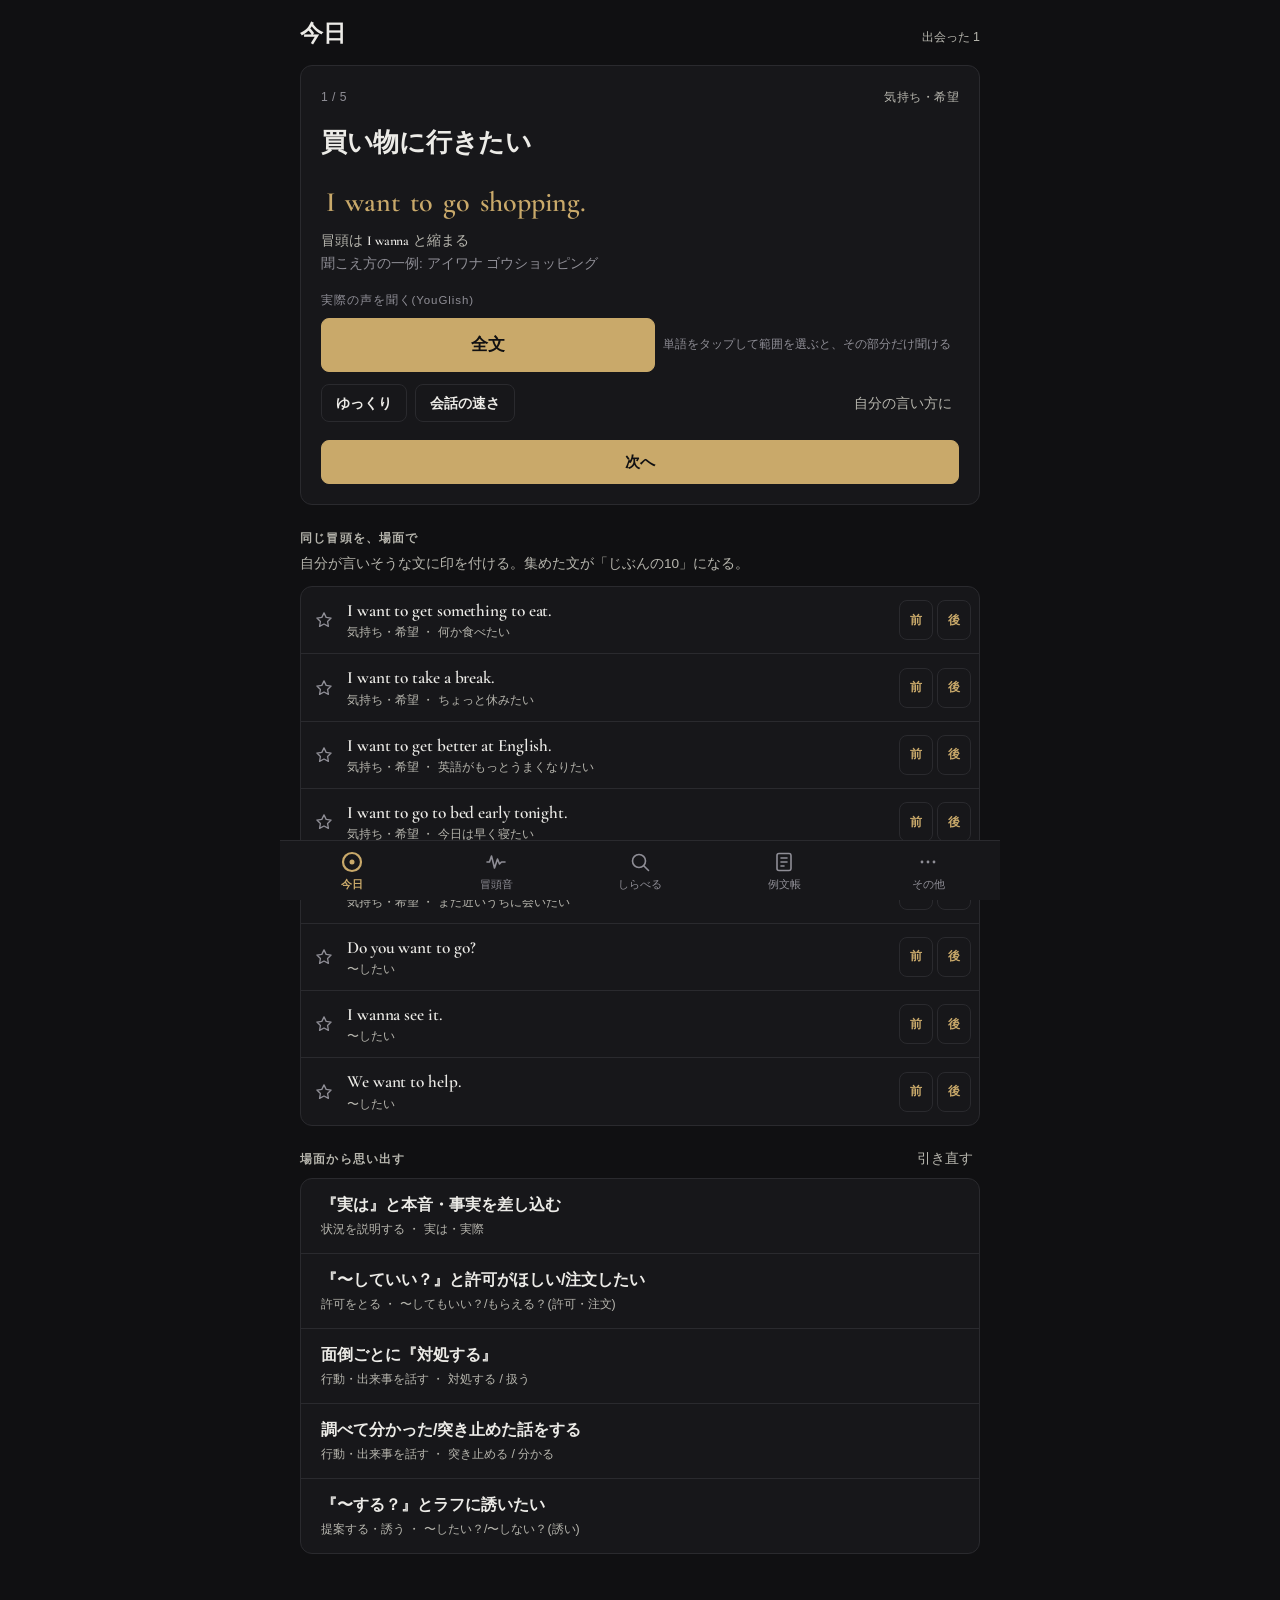
<file: index.html>
<!doctype html>
<html lang="ja">
  <head>
    <link rel="preconnect" href="https://fonts.googleapis.com" />
    <link rel="preconnect" href="https://fonts.gstatic.com" crossorigin />
    <link rel="stylesheet" href="https://fonts.googleapis.com/css2?family=Cormorant+Garamond:ital,wght@0,400;0,500;0,600;1,400;1,500&display=swap" />
    <meta charset="UTF-8" />
    <meta name="viewport" content="width=device-width, initial-scale=1.0, viewport-fit=cover" />
    <meta name="theme-color" content="#173b36" />
    <title>英語の耳と口をひらく</title>
    <script type="module" crossorigin src="./assets/index-BtvKlp0A.js"></script>
    <link rel="modulepreload" crossorigin href="./assets/appdata-CuzEL1fI.js">
    <link rel="stylesheet" crossorigin href="./assets/index-aKG7oMMM.css">
  <link rel="manifest" href="./manifest.webmanifest"><script id="vite-plugin-pwa:register-sw" src="./registerSW.js"></script></head>
  <body>
    <div id="root"></div>
  </body>
</html>
</file>
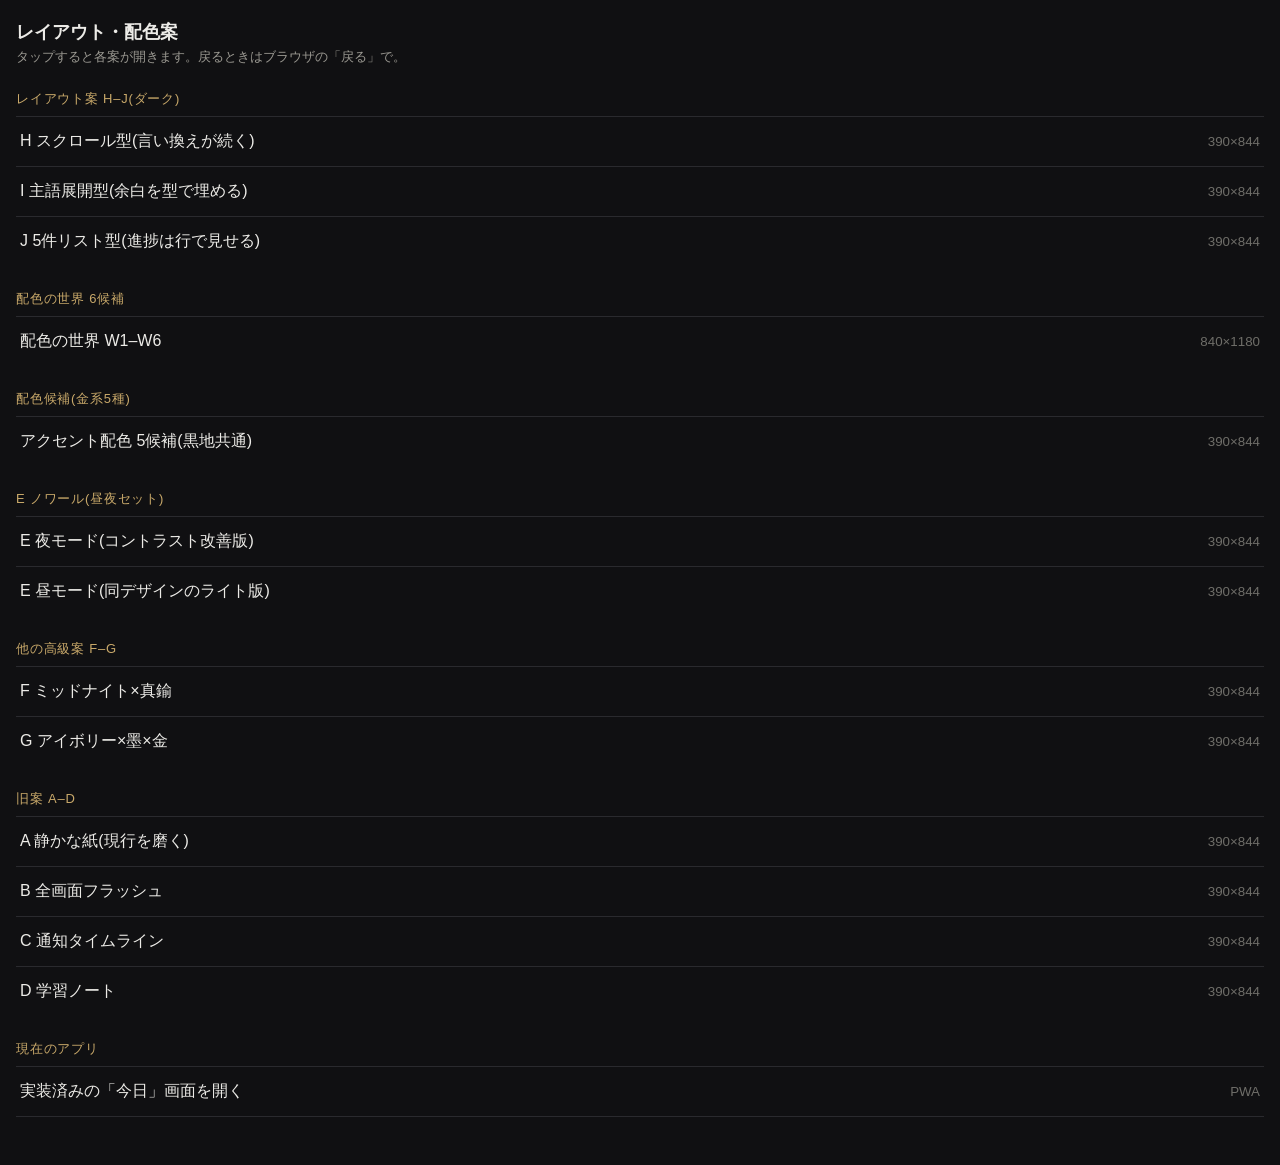
<file: design/index.html>
<!doctype html><html lang="ja"><head><meta charset="utf-8">
<meta name="viewport" content="width=device-width, initial-scale=1">
<title>レイアウト・配色案 一覧</title>
<style>
body{margin:0;padding:20px 16px 48px;background:#101012;color:#ecebe7;font-family:-apple-system,'Hiragino Sans','Noto Sans JP',sans-serif}
h1{font-size:18px;font-weight:600;margin:0 0 4px} p{margin:0 0 20px;color:#9a9891;font-size:13px}
h2{font-size:13px;color:#c9a96a;letter-spacing:.06em;margin:24px 0 8px;font-weight:500}
.card{display:flex;justify-content:space-between;align-items:center;padding:14px 4px;border-top:1px solid #2a2a2e;color:#ecebe7;text-decoration:none}
.card:last-child{border-bottom:1px solid #2a2a2e} .card small{color:#6f6e69}
</style></head><body>
<h1>レイアウト・配色案</h1><p>タップすると各案が開きます。戻るときはブラウザの「戻る」で。</p>
<h2>レイアウト案 H–J(ダーク)</h2><a class="card" href="DarkScroll.html"><span>H スクロール型(言い換えが続く)</span><small>390×844</small></a><a class="card" href="DarkMatrix.html"><span>I 主語展開型(余白を型で埋める)</span><small>390×844</small></a><a class="card" href="DarkList.html"><span>J 5件リスト型(進捗は行で見せる)</span><small>390×844</small></a><h2>配色の世界 6候補</h2><a class="card" href="PaletteWorlds.html"><span>配色の世界 W1–W6</span><small>840×1180</small></a><h2>配色候補(金系5種)</h2><a class="card" href="Palettes.html"><span>アクセント配色 5候補(黒地共通)</span><small>390×844</small></a><h2>E ノワール(昼夜セット)</h2><a class="card" href="LuxeNoir.html"><span>E 夜モード(コントラスト改善版)</span><small>390×844</small></a><a class="card" href="LuxeNoirLight.html"><span>E 昼モード(同デザインのライト版)</span><small>390×844</small></a><h2>他の高級案 F–G</h2><a class="card" href="LuxeMidnight.html"><span>F ミッドナイト×真鍮</span><small>390×844</small></a><a class="card" href="LuxeIvory.html"><span>G アイボリー×墨×金</span><small>390×844</small></a><h2>旧案 A–D</h2><a class="card" href="Main.html"><span>A 静かな紙(現行を磨く)</span><small>390×844</small></a><a class="card" href="FullscreenFlash.html"><span>B 全画面フラッシュ</span><small>390×844</small></a><a class="card" href="Feed.html"><span>C 通知タイムライン</span><small>390×844</small></a><a class="card" href="Notebook.html"><span>D 学習ノート</span><small>390×844</small></a>
<h2>現在のアプリ</h2><a class="card" href="../#today"><span>実装済みの「今日」画面を開く</span><small>PWA</small></a>
</body></html>
</file>
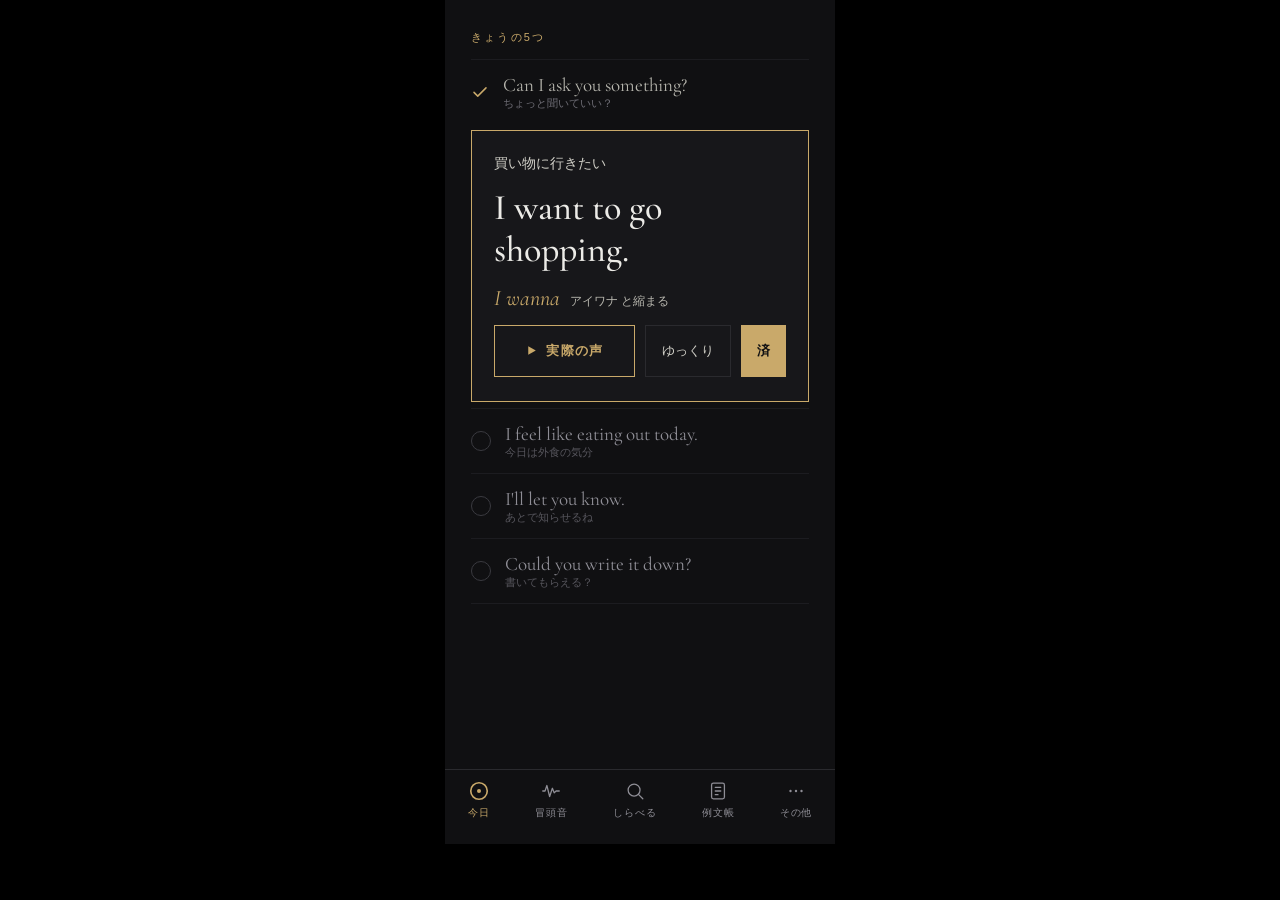
<file: design/DarkList.html>
<!doctype html>
<html>
<head>
  <meta charset="utf-8"><meta name="viewport" content="width=device-width, initial-scale=1"><style>html{background:#000}body>div:first-of-type{margin:0 auto}</style>
  <link rel="stylesheet" href="https://fonts.googleapis.com/css2?family=Cormorant+Garamond:ital,wght@0,400;0,500;0,600;1,400;1,500&amp;display=swap">
</head>
<body>


  <style>
    body { margin: 0; font-family: -apple-system, BlinkMacSystemFont, 'Hiragino Sans', 'Noto Sans JP', sans-serif; }
    a { color: #c9a96a; } a:hover { color: #ddc08a; }
  </style>

<div style="width: 390px; height: 844px; background: #101012; color: #ecebe7; display: flex; flex-direction: column; overflow: hidden;">

  <div style="flex-grow: 1; display: flex; flex-direction: column; gap: 0; padding: 30px 26px 0;">

    <div style="display: flex; align-items: baseline; justify-content: space-between; padding-bottom: 14px;">
      <div style="font-size: 11px; letter-spacing: 0.2em; color: #c9a96a;">きょうの5つ</div>
    </div>

    <div style="display: flex; align-items: center; gap: 14px; padding: 13px 0; border-top: 1px solid #1c1c20;">
      <svg width="18" height="18" viewBox="0 0 24 24" fill="none" stroke="#c9a96a" stroke-width="2" stroke-linecap="round" stroke-linejoin="round"><path d="M4 12.5l5 5L20 6.5"></path></svg>
      <div style="display: flex; flex-direction: column;">
        <div style="font-family: 'Cormorant Garamond', Georgia, serif; font-size: 19px; color: #b7b6ae;">Can I ask you something?</div>
        <div style="font-size: 11px; color: #6e6d75;">ちょっと聞いていい？</div>
      </div>
    </div>

    <div style="border: 1px solid #c9a96a; background: #17171a; padding: 24px 22px; margin: 6px 0; display: flex; flex-direction: column; gap: 14px;">
      <div style="font-size: 14px; color: #cfcec6;">買い物に行きたい</div>
      <div style="font-family: 'Cormorant Garamond', Georgia, serif; font-size: 36px; font-weight: 500; line-height: 1.16;">I want to go shopping.</div>
      <div style="display: flex; align-items: baseline; gap: 10px;">
        <span style="font-family: 'Cormorant Garamond', Georgia, serif; font-style: italic; font-size: 22px; color: #c9a96a;">I wanna</span>
        <span style="font-size: 12px; color: #b7b6ae;">アイワナ と縮まる</span>
      </div>
      <div style="display: flex; gap: 10px;">
        <div style="flex-grow: 1; display: flex; align-items: center; justify-content: center; gap: 8px; min-height: 50px; border: 1px solid #c9a96a; color: #c9a96a; font-size: 13px; font-weight: 600; letter-spacing: 0.1em;">
          <svg width="13" height="13" viewBox="0 0 24 24"><polygon points="6 4 20 12 6 20 6 4" fill="currentColor"></polygon></svg>
          実際の声
        </div>
        <div style="display: flex; align-items: center; justify-content: center; min-height: 50px; padding: 0 16px; border: 1px solid #2a2a2e; color: #cfcec6; font-size: 13px;">ゆっくり</div>
        <div style="display: flex; align-items: center; justify-content: center; min-height: 50px; padding: 0 16px; background: #c9a96a; color: #101012; font-size: 13px; font-weight: 700;">済</div>
      </div>
    </div>

    <div style="display: flex; align-items: center; gap: 14px; padding: 13px 0; border-top: 1px solid #1c1c20;">
      <div style="width: 18px; height: 18px; border: 1px solid #3a3a40; border-radius: 50%;"></div>
      <div style="display: flex; flex-direction: column;">
        <div style="font-family: 'Cormorant Garamond', Georgia, serif; font-size: 19px; color: #8f8e96;">I feel like eating out today.</div>
        <div style="font-size: 11px; color: #56555c;">今日は外食の気分</div>
      </div>
    </div>

    <div style="display: flex; align-items: center; gap: 14px; padding: 13px 0; border-top: 1px solid #1c1c20;">
      <div style="width: 18px; height: 18px; border: 1px solid #3a3a40; border-radius: 50%;"></div>
      <div style="display: flex; flex-direction: column;">
        <div style="font-family: 'Cormorant Garamond', Georgia, serif; font-size: 19px; color: #8f8e96;">I'll let you know.</div>
        <div style="font-size: 11px; color: #56555c;">あとで知らせるね</div>
      </div>
    </div>

    <div style="display: flex; align-items: center; gap: 14px; padding: 13px 0; border-top: 1px solid #1c1c20; border-bottom: 1px solid #1c1c20;">
      <div style="width: 18px; height: 18px; border: 1px solid #3a3a40; border-radius: 50%;"></div>
      <div style="display: flex; flex-direction: column;">
        <div style="font-family: 'Cormorant Garamond', Georgia, serif; font-size: 19px; color: #8f8e96;">Could you write it down?</div>
        <div style="font-size: 11px; color: #56555c;">書いてもらえる？</div>
      </div>
    </div>
  </div>

  <div style="display: flex; border-top: 1px solid #2a2a2e; padding: 10px 0 24px; background: #101012;">
    <div style="flex-grow: 1; display: flex; flex-direction: column; align-items: center; gap: 4px; color: #c9a96a; font-size: 10px; letter-spacing: 0.08em;">
      <svg width="22" height="22" viewBox="0 0 24 24" fill="none" stroke="currentColor" stroke-width="1.8" stroke-linecap="round"><circle cx="12" cy="12" r="9"></circle><circle cx="12" cy="12" r="2.2" fill="currentColor" stroke="none"></circle></svg>
      今日
    </div>
    <div style="flex-grow: 1; display: flex; flex-direction: column; align-items: center; gap: 4px; color: #8f8e96; font-size: 10px; letter-spacing: 0.08em;">
      <svg width="22" height="22" viewBox="0 0 24 24" fill="none" stroke="currentColor" stroke-width="1.4" stroke-linecap="round" stroke-linejoin="round"><path d="M3 12h2.5l2-6 3 12 3-9 2 5 2-2H21"></path></svg>
      冒頭音
    </div>
    <div style="flex-grow: 1; display: flex; flex-direction: column; align-items: center; gap: 4px; color: #8f8e96; font-size: 10px; letter-spacing: 0.08em;">
      <svg width="22" height="22" viewBox="0 0 24 24" fill="none" stroke="currentColor" stroke-width="1.4" stroke-linecap="round"><circle cx="11" cy="11" r="6.5"></circle><path d="M16 16l4.5 4.5"></path></svg>
      しらべる
    </div>
    <div style="flex-grow: 1; display: flex; flex-direction: column; align-items: center; gap: 4px; color: #8f8e96; font-size: 10px; letter-spacing: 0.08em;">
      <svg width="22" height="22" viewBox="0 0 24 24" fill="none" stroke="currentColor" stroke-width="1.4" stroke-linecap="round" stroke-linejoin="round"><rect x="5" y="3.5" width="14" height="17" rx="2"></rect><path d="M9 8h6M9 12h6M9 16h3"></path></svg>
      例文帳
    </div>
    <div style="flex-grow: 1; display: flex; flex-direction: column; align-items: center; gap: 4px; color: #8f8e96; font-size: 10px; letter-spacing: 0.08em;">
      <svg width="22" height="22" viewBox="0 0 24 24" fill="none"><circle cx="6" cy="12" r="1.3" fill="currentColor"></circle><circle cx="12" cy="12" r="1.3" fill="currentColor"></circle><circle cx="18" cy="12" r="1.3" fill="currentColor"></circle></svg>
      その他
    </div>
  </div>
</div>

</body>
</html>
</file>
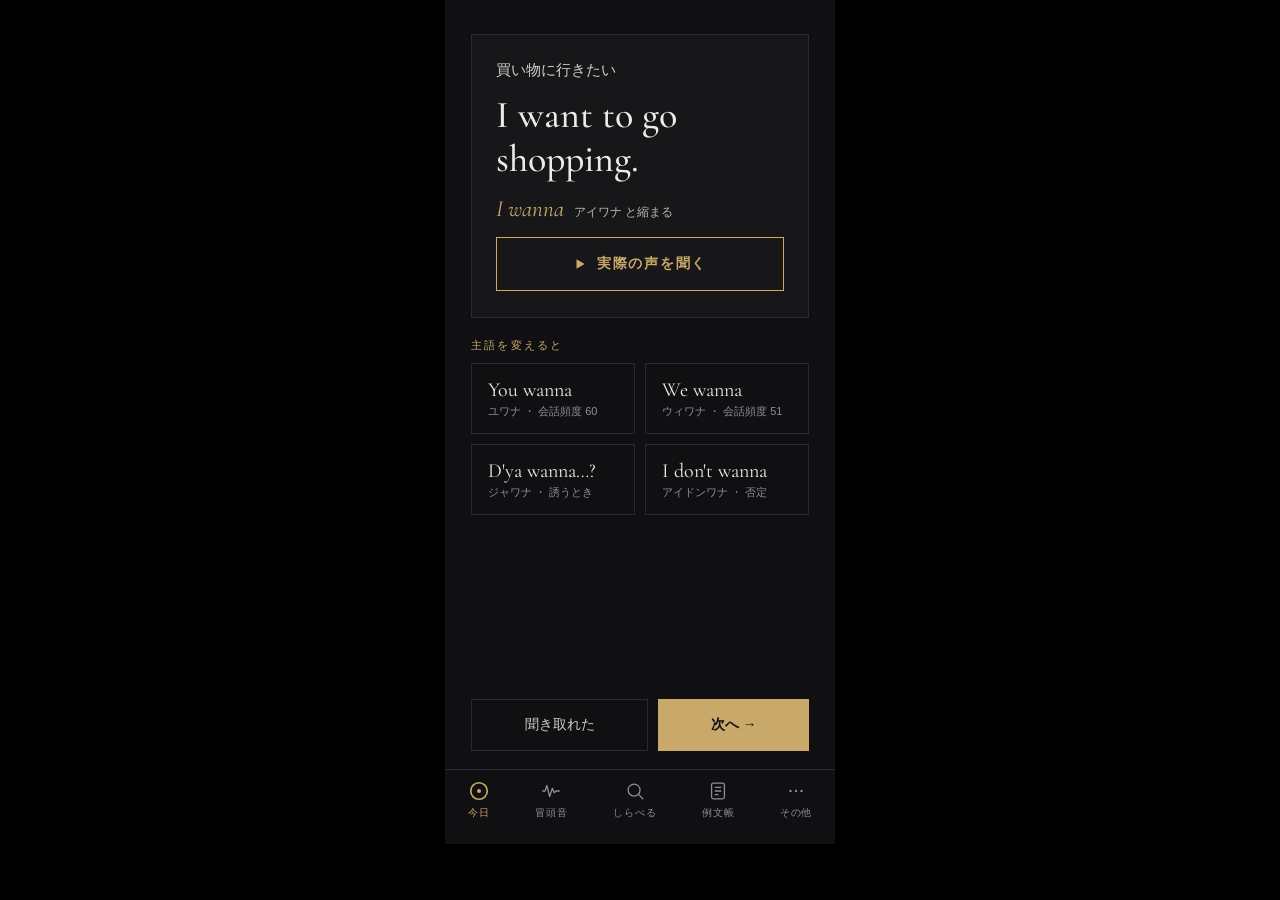
<file: design/DarkMatrix.html>
<!doctype html>
<html>
<head>
  <meta charset="utf-8"><meta name="viewport" content="width=device-width, initial-scale=1"><style>html{background:#000}body>div:first-of-type{margin:0 auto}</style>
  <link rel="stylesheet" href="https://fonts.googleapis.com/css2?family=Cormorant+Garamond:ital,wght@0,400;0,500;0,600;1,400;1,500&amp;display=swap">
</head>
<body>


  <style>
    body { margin: 0; font-family: -apple-system, BlinkMacSystemFont, 'Hiragino Sans', 'Noto Sans JP', sans-serif; }
    a { color: #c9a96a; } a:hover { color: #ddc08a; }
  </style>

<div style="width: 390px; height: 844px; background: #101012; color: #ecebe7; display: flex; flex-direction: column; overflow: hidden;">

  <div style="flex-grow: 1; display: flex; flex-direction: column; gap: 20px; padding: 34px 26px 0;">

    <div style="border: 1px solid #2a2a2e; background: #17171a; padding: 26px 24px; display: flex; flex-direction: column; gap: 14px;">
      <div style="font-size: 15px; color: #cfcec6;">買い物に行きたい</div>
      <div style="font-family: 'Cormorant Garamond', Georgia, serif; font-size: 38px; font-weight: 500; line-height: 1.15;">I want to go shopping.</div>
      <div style="display: flex; align-items: baseline; gap: 10px;">
        <span style="font-family: 'Cormorant Garamond', Georgia, serif; font-style: italic; font-size: 23px; color: #c9a96a;">I wanna</span>
        <span style="font-size: 12px; color: #b7b6ae;">アイワナ と縮まる</span>
      </div>
      <div style="display: flex; align-items: center; justify-content: center; gap: 10px; min-height: 52px; border: 1px solid #c9a96a; color: #c9a96a; font-size: 14px; font-weight: 600; letter-spacing: 0.12em;">
        <svg width="14" height="14" viewBox="0 0 24 24"><polygon points="6 4 20 12 6 20 6 4" fill="currentColor"></polygon></svg>
        実際の声を聞く
      </div>
    </div>

    <div style="display: flex; flex-direction: column; gap: 10px;">
      <div style="font-size: 11px; letter-spacing: 0.2em; color: #c9a96a;">主語を変えると</div>
      <div style="display: grid; grid-template-columns: repeat(2, minmax(0, 1fr)); gap: 10px;">
        <div style="border: 1px solid #2a2a2e; padding: 14px 16px; display: flex; flex-direction: column; gap: 2px;">
          <div style="font-family: 'Cormorant Garamond', Georgia, serif; font-size: 20px;">You wanna</div>
          <div style="font-size: 11px; color: #8f8e96;">ユワナ ・ 会話頻度 60</div>
        </div>
        <div style="border: 1px solid #2a2a2e; padding: 14px 16px; display: flex; flex-direction: column; gap: 2px;">
          <div style="font-family: 'Cormorant Garamond', Georgia, serif; font-size: 20px;">We wanna</div>
          <div style="font-size: 11px; color: #8f8e96;">ウィワナ ・ 会話頻度 51</div>
        </div>
        <div style="border: 1px solid #2a2a2e; padding: 14px 16px; display: flex; flex-direction: column; gap: 2px;">
          <div style="font-family: 'Cormorant Garamond', Georgia, serif; font-size: 20px;">D'ya wanna…?</div>
          <div style="font-size: 11px; color: #8f8e96;">ジャワナ ・ 誘うとき</div>
        </div>
        <div style="border: 1px solid #2a2a2e; padding: 14px 16px; display: flex; flex-direction: column; gap: 2px;">
          <div style="font-family: 'Cormorant Garamond', Georgia, serif; font-size: 20px;">I don't wanna</div>
          <div style="font-size: 11px; color: #8f8e96;">アイドンワナ ・ 否定</div>
        </div>
      </div>
    </div>

    <div style="display: flex; gap: 10px; margin-top: auto; padding-bottom: 18px;">
      <div style="flex-grow: 1; display: flex; align-items: center; justify-content: center; min-height: 50px; border: 1px solid #2a2a2e; color: #cfcec6; font-size: 14px;">聞き取れた</div>
      <div style="flex-grow: 1; display: flex; align-items: center; justify-content: center; min-height: 50px; background: #c9a96a; color: #101012; font-size: 14px; font-weight: 700;">次へ →</div>
    </div>
  </div>

  <div style="display: flex; border-top: 1px solid #2a2a2e; padding: 10px 0 24px; background: #101012;">
    <div style="flex-grow: 1; display: flex; flex-direction: column; align-items: center; gap: 4px; color: #c9a96a; font-size: 10px; letter-spacing: 0.08em;">
      <svg width="22" height="22" viewBox="0 0 24 24" fill="none" stroke="currentColor" stroke-width="1.8" stroke-linecap="round"><circle cx="12" cy="12" r="9"></circle><circle cx="12" cy="12" r="2.2" fill="currentColor" stroke="none"></circle></svg>
      今日
    </div>
    <div style="flex-grow: 1; display: flex; flex-direction: column; align-items: center; gap: 4px; color: #8f8e96; font-size: 10px; letter-spacing: 0.08em;">
      <svg width="22" height="22" viewBox="0 0 24 24" fill="none" stroke="currentColor" stroke-width="1.4" stroke-linecap="round" stroke-linejoin="round"><path d="M3 12h2.5l2-6 3 12 3-9 2 5 2-2H21"></path></svg>
      冒頭音
    </div>
    <div style="flex-grow: 1; display: flex; flex-direction: column; align-items: center; gap: 4px; color: #8f8e96; font-size: 10px; letter-spacing: 0.08em;">
      <svg width="22" height="22" viewBox="0 0 24 24" fill="none" stroke="currentColor" stroke-width="1.4" stroke-linecap="round"><circle cx="11" cy="11" r="6.5"></circle><path d="M16 16l4.5 4.5"></path></svg>
      しらべる
    </div>
    <div style="flex-grow: 1; display: flex; flex-direction: column; align-items: center; gap: 4px; color: #8f8e96; font-size: 10px; letter-spacing: 0.08em;">
      <svg width="22" height="22" viewBox="0 0 24 24" fill="none" stroke="currentColor" stroke-width="1.4" stroke-linecap="round" stroke-linejoin="round"><rect x="5" y="3.5" width="14" height="17" rx="2"></rect><path d="M9 8h6M9 12h6M9 16h3"></path></svg>
      例文帳
    </div>
    <div style="flex-grow: 1; display: flex; flex-direction: column; align-items: center; gap: 4px; color: #8f8e96; font-size: 10px; letter-spacing: 0.08em;">
      <svg width="22" height="22" viewBox="0 0 24 24" fill="none"><circle cx="6" cy="12" r="1.3" fill="currentColor"></circle><circle cx="12" cy="12" r="1.3" fill="currentColor"></circle><circle cx="18" cy="12" r="1.3" fill="currentColor"></circle></svg>
      その他
    </div>
  </div>
</div>

</body>
</html>
</file>
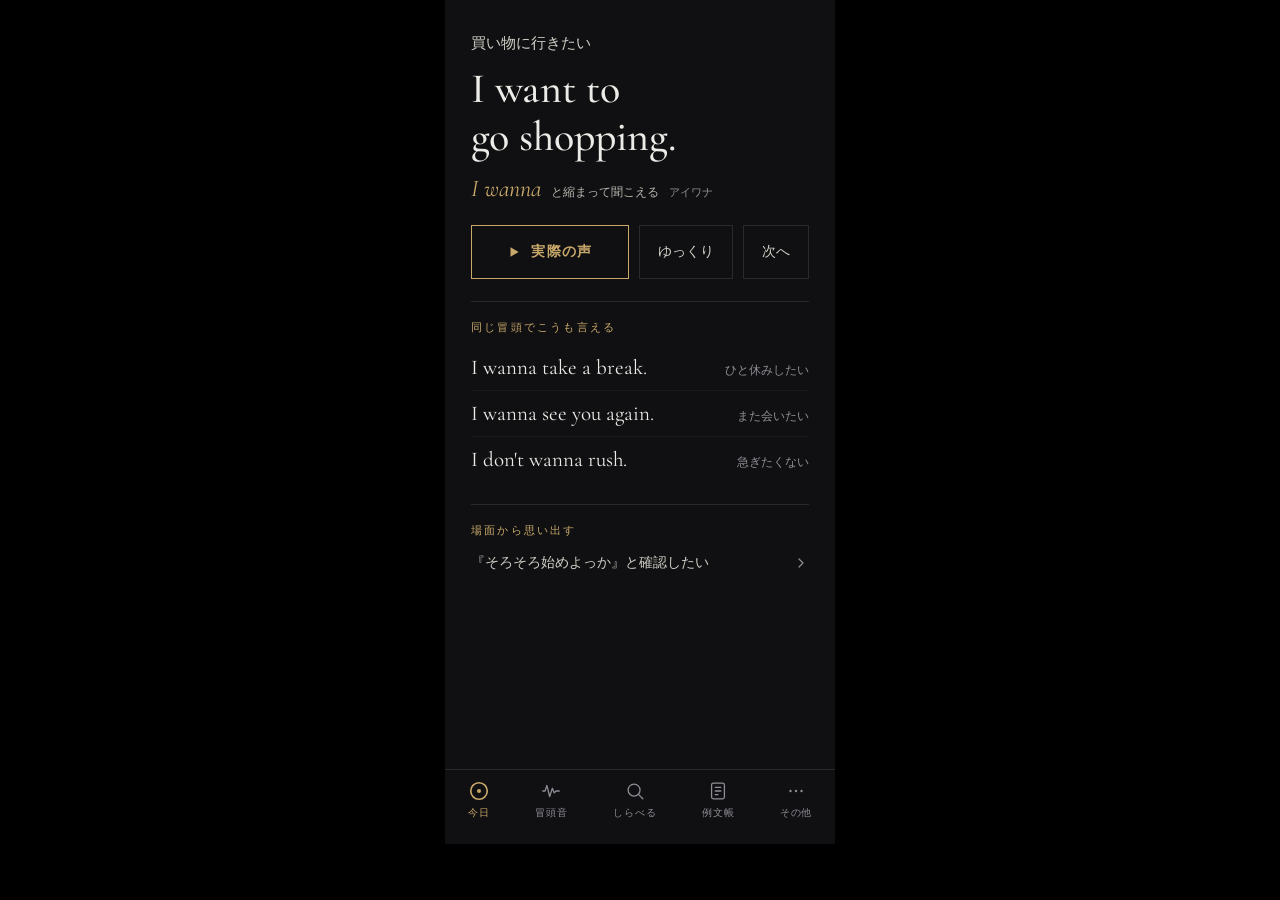
<file: design/DarkScroll.html>
<!doctype html>
<html>
<head>
  <meta charset="utf-8"><meta name="viewport" content="width=device-width, initial-scale=1"><style>html{background:#000}body>div:first-of-type{margin:0 auto}</style>
  <link rel="stylesheet" href="https://fonts.googleapis.com/css2?family=Cormorant+Garamond:ital,wght@0,400;0,500;0,600;1,400;1,500&amp;display=swap">
</head>
<body>


  <style>
    body { margin: 0; font-family: -apple-system, BlinkMacSystemFont, 'Hiragino Sans', 'Noto Sans JP', sans-serif; }
    a { color: #c9a96a; } a:hover { color: #ddc08a; }
  </style>

<div style="width: 390px; height: 844px; background: #101012; color: #ecebe7; display: flex; flex-direction: column; overflow: hidden;">

  <div style="flex-grow: 1; display: flex; flex-direction: column; gap: 22px; padding: 34px 26px 0; overflow: hidden;">

    <div style="display: flex; flex-direction: column; gap: 12px;">
      <div style="font-size: 15px; color: #cfcec6;">買い物に行きたい</div>
      <div style="font-family: 'Cormorant Garamond', Georgia, serif; font-size: 42px; font-weight: 500; line-height: 1.15;">I want to<br>go shopping.</div>
      <div style="display: flex; align-items: baseline; gap: 10px;">
        <span style="font-family: 'Cormorant Garamond', Georgia, serif; font-style: italic; font-size: 24px; color: #c9a96a;">I wanna</span>
        <span style="font-size: 12px; color: #b7b6ae;">と縮まって聞こえる</span>
        <span style="font-size: 11px; color: #8f8e96;">アイワナ</span>
      </div>
    </div>

    <div style="display: flex; gap: 10px;">
      <div style="flex-grow: 1; display: flex; align-items: center; justify-content: center; gap: 10px; min-height: 52px; border: 1px solid #c9a96a; color: #c9a96a; font-size: 14px; font-weight: 600; letter-spacing: 0.1em;">
        <svg width="14" height="14" viewBox="0 0 24 24"><polygon points="6 4 20 12 6 20 6 4" fill="currentColor"></polygon></svg>
        実際の声
      </div>
      <div style="display: flex; align-items: center; justify-content: center; min-height: 52px; padding: 0 18px; border: 1px solid #2a2a2e; color: #cfcec6; font-size: 14px;">ゆっくり</div>
      <div style="display: flex; align-items: center; justify-content: center; min-height: 52px; padding: 0 18px; border: 1px solid #2a2a2e; color: #cfcec6; font-size: 14px;">次へ</div>
    </div>

    <div style="display: flex; flex-direction: column; gap: 0; border-top: 1px solid #2a2a2e;">
      <div style="font-size: 11px; letter-spacing: 0.2em; color: #c9a96a; padding: 18px 0 10px;">同じ冒頭でこうも言える</div>
      <div style="display: flex; justify-content: space-between; align-items: baseline; padding: 10px 0; border-bottom: 1px solid #1c1c20;">
        <div style="font-family: 'Cormorant Garamond', Georgia, serif; font-size: 21px;">I wanna take a break.</div>
        <div style="font-size: 12px; color: #8f8e96;">ひと休みしたい</div>
      </div>
      <div style="display: flex; justify-content: space-between; align-items: baseline; padding: 10px 0; border-bottom: 1px solid #1c1c20;">
        <div style="font-family: 'Cormorant Garamond', Georgia, serif; font-size: 21px;">I wanna see you again.</div>
        <div style="font-size: 12px; color: #8f8e96;">また会いたい</div>
      </div>
      <div style="display: flex; justify-content: space-between; align-items: baseline; padding: 10px 0;">
        <div style="font-family: 'Cormorant Garamond', Georgia, serif; font-size: 21px;">I don't wanna rush.</div>
        <div style="font-size: 12px; color: #8f8e96;">急ぎたくない</div>
      </div>
    </div>

    <div style="display: flex; flex-direction: column; border-top: 1px solid #2a2a2e;">
      <div style="font-size: 11px; letter-spacing: 0.2em; color: #c9a96a; padding: 18px 0 10px;">場面から思い出す</div>
      <div style="display: flex; justify-content: space-between; align-items: center; padding: 6px 0 14px;">
        <div style="font-size: 14px; color: #cfcec6;">『そろそろ始めよっか』と確認したい</div>
        <svg width="16" height="16" viewBox="0 0 24 24" fill="none" stroke="#8f8e96" stroke-width="1.8" stroke-linecap="round" stroke-linejoin="round"><path d="M9 6l6 6-6 6"></path></svg>
      </div>
    </div>
  </div>

  <div style="display: flex; border-top: 1px solid #2a2a2e; padding: 10px 0 24px; background: #101012;">
    <div style="flex-grow: 1; display: flex; flex-direction: column; align-items: center; gap: 4px; color: #c9a96a; font-size: 10px; letter-spacing: 0.08em;">
      <svg width="22" height="22" viewBox="0 0 24 24" fill="none" stroke="currentColor" stroke-width="1.8" stroke-linecap="round"><circle cx="12" cy="12" r="9"></circle><circle cx="12" cy="12" r="2.2" fill="currentColor" stroke="none"></circle></svg>
      今日
    </div>
    <div style="flex-grow: 1; display: flex; flex-direction: column; align-items: center; gap: 4px; color: #8f8e96; font-size: 10px; letter-spacing: 0.08em;">
      <svg width="22" height="22" viewBox="0 0 24 24" fill="none" stroke="currentColor" stroke-width="1.4" stroke-linecap="round" stroke-linejoin="round"><path d="M3 12h2.5l2-6 3 12 3-9 2 5 2-2H21"></path></svg>
      冒頭音
    </div>
    <div style="flex-grow: 1; display: flex; flex-direction: column; align-items: center; gap: 4px; color: #8f8e96; font-size: 10px; letter-spacing: 0.08em;">
      <svg width="22" height="22" viewBox="0 0 24 24" fill="none" stroke="currentColor" stroke-width="1.4" stroke-linecap="round"><circle cx="11" cy="11" r="6.5"></circle><path d="M16 16l4.5 4.5"></path></svg>
      しらべる
    </div>
    <div style="flex-grow: 1; display: flex; flex-direction: column; align-items: center; gap: 4px; color: #8f8e96; font-size: 10px; letter-spacing: 0.08em;">
      <svg width="22" height="22" viewBox="0 0 24 24" fill="none" stroke="currentColor" stroke-width="1.4" stroke-linecap="round" stroke-linejoin="round"><rect x="5" y="3.5" width="14" height="17" rx="2"></rect><path d="M9 8h6M9 12h6M9 16h3"></path></svg>
      例文帳
    </div>
    <div style="flex-grow: 1; display: flex; flex-direction: column; align-items: center; gap: 4px; color: #8f8e96; font-size: 10px; letter-spacing: 0.08em;">
      <svg width="22" height="22" viewBox="0 0 24 24" fill="none"><circle cx="6" cy="12" r="1.3" fill="currentColor"></circle><circle cx="12" cy="12" r="1.3" fill="currentColor"></circle><circle cx="18" cy="12" r="1.3" fill="currentColor"></circle></svg>
      その他
    </div>
  </div>
</div>

</body>
</html>
</file>
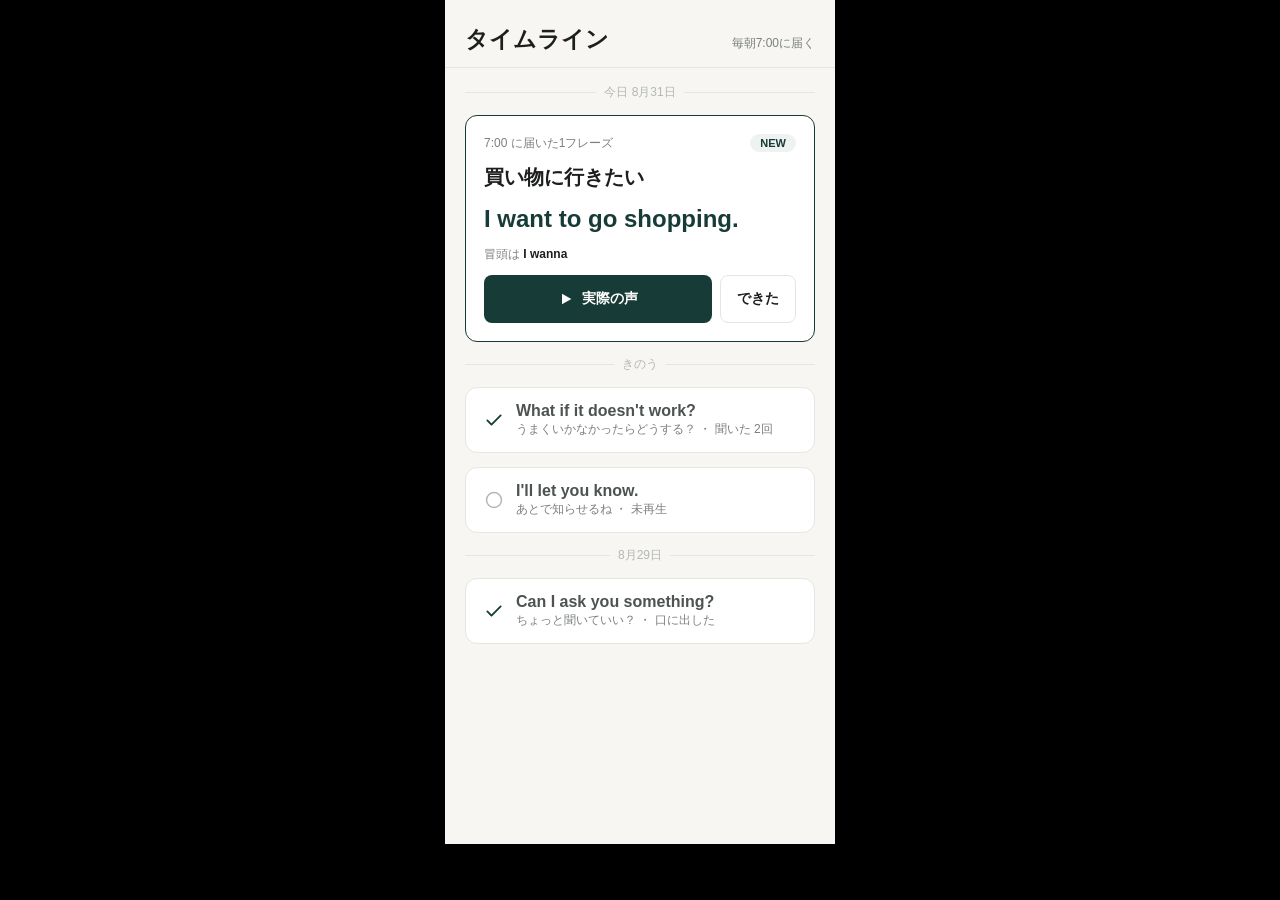
<file: design/Feed.html>
<!doctype html>
<html>
<head>
  <meta charset="utf-8"><meta name="viewport" content="width=device-width, initial-scale=1"><style>html{background:#000}body>div:first-of-type{margin:0 auto}</style>
</head>
<body>


  <style>
    body { margin: 0; font-family: -apple-system, BlinkMacSystemFont, 'Hiragino Sans', 'Noto Sans JP', sans-serif; }
    a { color: #173b36; } a:hover { color: #0f2925; }
  </style>

<div style="width: 390px; height: 844px; background: #f7f6f2; color: #1c1f1e; display: flex; flex-direction: column; overflow: hidden;">

  <div style="padding: 24px 20px 12px; display: flex; justify-content: space-between; align-items: baseline; border-bottom: 1px solid #e6e5e0; background: #f7f6f2;">
    <div style="font-size: 23px; font-weight: 700;">タイムライン</div>
    <div style="font-size: 12px; color: #7a807d;">毎朝7:00に届く</div>
  </div>

  <div style="flex-grow: 1; display: flex; flex-direction: column; gap: 14px; padding: 16px 20px; overflow: hidden;">

    <div style="display: flex; align-items: center; gap: 8px; font-size: 12px; color: #b3b8b5;">
      <div style="height: 1px; background: #e6e5e0; flex-grow: 1;"></div>
      今日 8月31日
      <div style="height: 1px; background: #e6e5e0; flex-grow: 1;"></div>
    </div>

    <div style="background: #ffffff; border: 1px solid #173b36; border-radius: 12px; padding: 18px; display: flex; flex-direction: column; gap: 12px;">
      <div style="display: flex; justify-content: space-between; align-items: center;">
        <div style="font-size: 12px; color: #7a807d;">7:00 に届いた1フレーズ</div>
        <div style="font-size: 11px; color: #173b36; background: #eef3f1; border-radius: 999px; padding: 3px 10px; font-weight: 600;">NEW</div>
      </div>
      <div style="font-size: 20px; font-weight: 700;">買い物に行きたい</div>
      <div style="font-family: 'Helvetica Neue', Arial, sans-serif; font-size: 24px; font-weight: 600; color: #173b36; line-height: 1.3;">I want to go shopping.</div>
      <div style="font-size: 12px; color: #7a807d;">冒頭は <b style="font-family: 'Helvetica Neue', Arial, sans-serif; color: #1c1f1e;">I wanna</b></div>
      <div style="display: flex; gap: 8px;">
        <div style="flex-grow: 1; display: flex; align-items: center; justify-content: center; gap: 8px; min-height: 46px; background: #173b36; color: #ffffff; border-radius: 8px; font-size: 14px; font-weight: 600;">
          <svg width="16" height="16" viewBox="0 0 24 24"><polygon points="6 4 20 12 6 20 6 4" fill="currentColor"></polygon></svg>
          実際の声
        </div>
        <div style="display: flex; align-items: center; justify-content: center; min-height: 46px; padding: 0 16px; border: 1px solid #e6e5e0; border-radius: 8px; font-size: 14px; font-weight: 600;">できた</div>
      </div>
    </div>

    <div style="display: flex; align-items: center; gap: 8px; font-size: 12px; color: #b3b8b5;">
      <div style="height: 1px; background: #e6e5e0; flex-grow: 1;"></div>
      きのう
      <div style="height: 1px; background: #e6e5e0; flex-grow: 1;"></div>
    </div>

    <div style="background: #ffffff; border: 1px solid #e6e5e0; border-radius: 12px; padding: 14px 18px; display: flex; align-items: center; gap: 12px;">
      <svg width="20" height="20" viewBox="0 0 24 24" fill="none" stroke="#173b36" stroke-width="2.2" stroke-linecap="round" stroke-linejoin="round"><path d="M4 12.5l5 5L20 6.5"></path></svg>
      <div style="display: flex; flex-direction: column; gap: 1px;">
        <div style="font-family: 'Helvetica Neue', Arial, sans-serif; font-size: 16px; font-weight: 600; color: #4c5350;">What if it doesn't work?</div>
        <div style="font-size: 12px; color: #7a807d;">うまくいかなかったらどうする？ ・ 聞いた 2回</div>
      </div>
    </div>

    <div style="background: #ffffff; border: 1px solid #e6e5e0; border-radius: 12px; padding: 14px 18px; display: flex; align-items: center; gap: 12px;">
      <svg width="20" height="20" viewBox="0 0 24 24" fill="none" stroke="#b3b8b5" stroke-width="1.8" stroke-linecap="round"><circle cx="12" cy="12" r="9"></circle></svg>
      <div style="display: flex; flex-direction: column; gap: 1px;">
        <div style="font-family: 'Helvetica Neue', Arial, sans-serif; font-size: 16px; font-weight: 600; color: #4c5350;">I'll let you know.</div>
        <div style="font-size: 12px; color: #7a807d;">あとで知らせるね ・ 未再生</div>
      </div>
    </div>

    <div style="display: flex; align-items: center; gap: 8px; font-size: 12px; color: #b3b8b5;">
      <div style="height: 1px; background: #e6e5e0; flex-grow: 1;"></div>
      8月29日
      <div style="height: 1px; background: #e6e5e0; flex-grow: 1;"></div>
    </div>

    <div style="background: #ffffff; border: 1px solid #e6e5e0; border-radius: 12px; padding: 14px 18px; display: flex; align-items: center; gap: 12px;">
      <svg width="20" height="20" viewBox="0 0 24 24" fill="none" stroke="#173b36" stroke-width="2.2" stroke-linecap="round" stroke-linejoin="round"><path d="M4 12.5l5 5L20 6.5"></path></svg>
      <div style="display: flex; flex-direction: column; gap: 1px;">
        <div style="font-family: 'Helvetica Neue', Arial, sans-serif; font-size: 16px; font-weight: 600; color: #4c5350;">Can I ask you something?</div>
        <div style="font-size: 12px; color: #7a807d;">ちょっと聞いていい？ ・ 口に出した</div>
      </div>
    </div>
  </div>
</div>

</body>
</html>
</file>
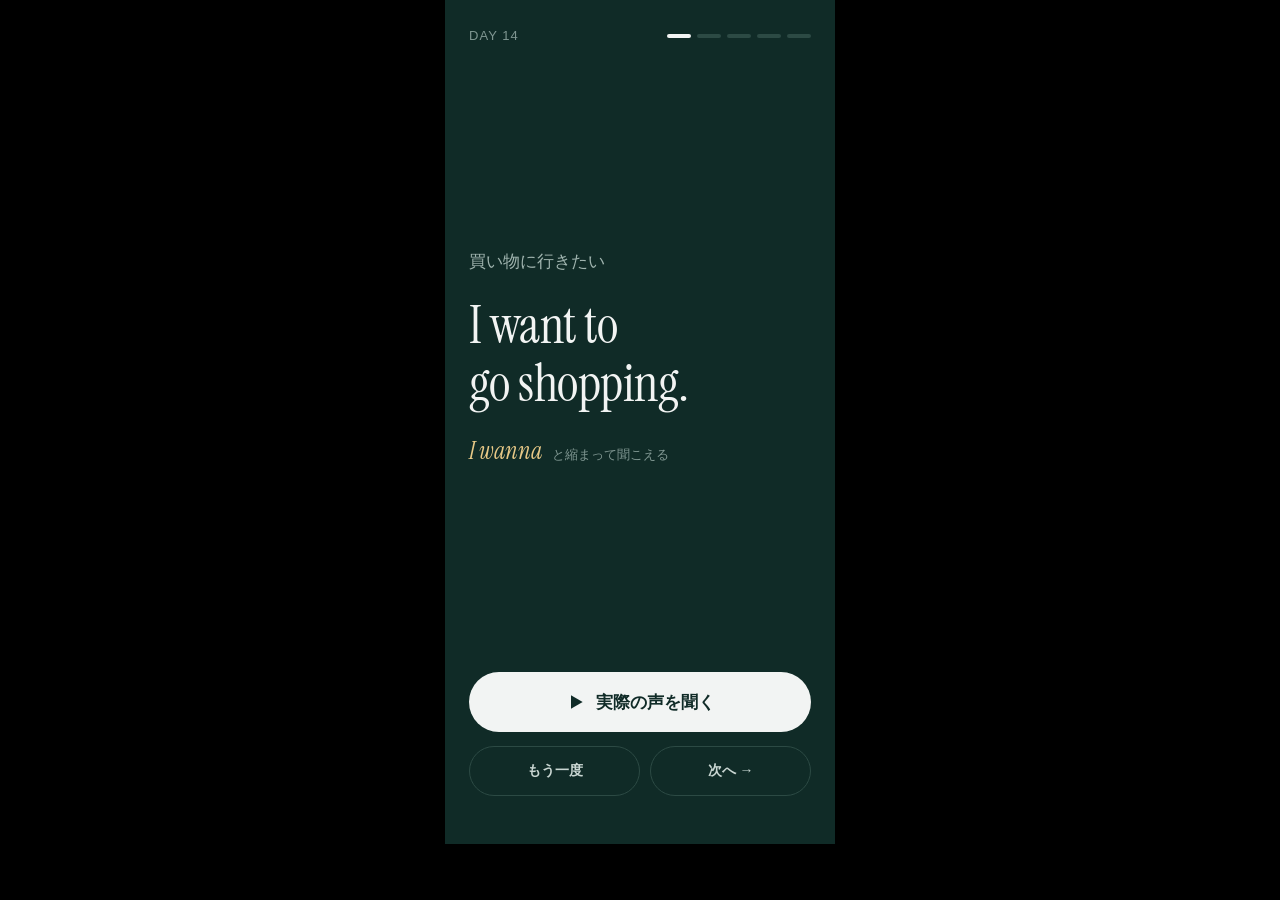
<file: design/FullscreenFlash.html>
<!doctype html>
<html>
<head>
  <meta charset="utf-8"><meta name="viewport" content="width=device-width, initial-scale=1"><style>html{background:#000}body>div:first-of-type{margin:0 auto}</style>
  <link rel="stylesheet" href="https://fonts.googleapis.com/css2?family=Instrument+Serif:ital@0;1&amp;display=swap">
</head>
<body>


  <style>
    body { margin: 0; font-family: -apple-system, BlinkMacSystemFont, 'Hiragino Sans', 'Noto Sans JP', sans-serif; }
    a { color: #ffffff; } a:hover { color: #d9e4e0; }
  </style>

<div style="width: 390px; height: 844px; background: #102b27; color: #f2f4f3; display: flex; flex-direction: column; overflow: hidden;">

  <div style="display: flex; justify-content: space-between; align-items: center; padding: 28px 24px 0;">
    <div style="font-size: 13px; color: #7f9691; letter-spacing: 0.08em;">DAY 14</div>
    <div style="display: flex; gap: 6px;">
      <div style="width: 24px; height: 4px; border-radius: 2px; background: #f2f4f3;"></div>
      <div style="width: 24px; height: 4px; border-radius: 2px; background: #2c4a44;"></div>
      <div style="width: 24px; height: 4px; border-radius: 2px; background: #2c4a44;"></div>
      <div style="width: 24px; height: 4px; border-radius: 2px; background: #2c4a44;"></div>
      <div style="width: 24px; height: 4px; border-radius: 2px; background: #2c4a44;"></div>
    </div>
  </div>

  <div style="flex-grow: 1; display: flex; flex-direction: column; justify-content: center; gap: 22px; padding: 0 24px;">
    <div style="font-size: 17px; color: #9fb3ae; line-height: 1.5;">買い物に行きたい</div>
    <div style="font-family: 'Instrument Serif', Georgia, serif; font-size: 52px; line-height: 1.12; letter-spacing: -0.01em;">I want to<br>go shopping.</div>
    <div style="display: flex; align-items: baseline; gap: 10px;">
      <div style="font-family: 'Instrument Serif', Georgia, serif; font-style: italic; font-size: 24px; color: #e8c987;">I wanna</div>
      <div style="font-size: 13px; color: #7f9691;">と縮まって聞こえる</div>
    </div>
  </div>

  <div style="display: flex; flex-direction: column; gap: 14px; padding: 0 24px 48px;">
    <div style="display: flex; align-items: center; justify-content: center; gap: 10px; min-height: 60px; background: #f2f4f3; color: #102b27; border-radius: 999px; font-size: 17px; font-weight: 700;">
      <svg width="20" height="20" viewBox="0 0 24 24"><polygon points="6 4 20 12 6 20 6 4" fill="currentColor"></polygon></svg>
      実際の声を聞く
    </div>
    <div style="display: flex; gap: 10px;">
      <div style="flex-grow: 1; display: flex; align-items: center; justify-content: center; min-height: 48px; border: 1px solid #2c4a44; border-radius: 999px; font-size: 14px; font-weight: 600; color: #c9d6d2;">もう一度</div>
      <div style="flex-grow: 1; display: flex; align-items: center; justify-content: center; min-height: 48px; border: 1px solid #2c4a44; border-radius: 999px; font-size: 14px; font-weight: 600; color: #c9d6d2;">次へ →</div>
    </div>
  </div>
</div>

</body>
</html>
</file>
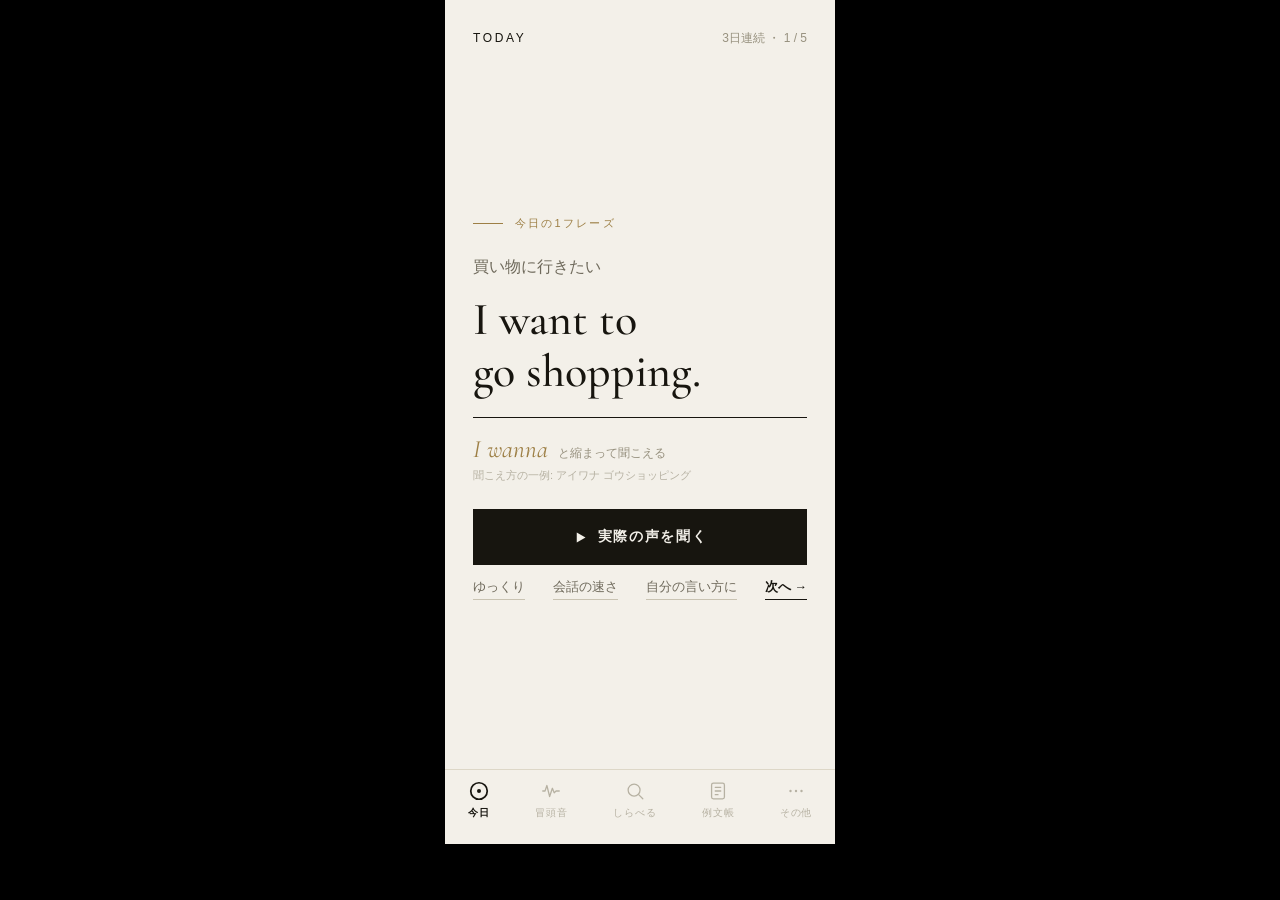
<file: design/LuxeIvory.html>
<!doctype html>
<html>
<head>
  <meta charset="utf-8"><meta name="viewport" content="width=device-width, initial-scale=1"><style>html{background:#000}body>div:first-of-type{margin:0 auto}</style>
  <link rel="stylesheet" href="https://fonts.googleapis.com/css2?family=Cormorant+Garamond:ital,wght@0,400;0,500;0,600;1,500&amp;display=swap">
</head>
<body>


  <style>
    body { margin: 0; font-family: -apple-system, BlinkMacSystemFont, 'Hiragino Sans', 'Noto Sans JP', sans-serif; }
    a { color: #9d7f45; } a:hover { color: #7f6534; }
  </style>

<div style="width: 390px; height: 844px; background: #f3f0e9; color: #17150f; display: flex; flex-direction: column; overflow: hidden;">

  <div style="display: flex; justify-content: space-between; align-items: baseline; padding: 30px 28px 0;">
    <div style="font-size: 12px; letter-spacing: 0.22em; color: #17150f;">TODAY</div>
    <div style="font-size: 12px; color: #97917f;">3日連続 ・ 1 / 5</div>
  </div>

  <div style="flex-grow: 1; display: flex; flex-direction: column; justify-content: center; gap: 26px; padding: 0 28px;">

    <div style="display: flex; align-items: center; gap: 12px;">
      <div style="height: 1px; width: 30px; background: #9d7f45;"></div>
      <div style="font-size: 11px; letter-spacing: 0.2em; color: #9d7f45;">今日の1フレーズ</div>
    </div>

    <div style="display: flex; flex-direction: column; gap: 16px;">
      <div style="font-size: 16px; color: #6f6a5c;">買い物に行きたい</div>
      <div style="font-family: 'Cormorant Garamond', Georgia, serif; font-size: 46px; font-weight: 500; line-height: 1.12; color: #17150f;">I want to<br>go shopping.</div>
      <div style="display: flex; flex-direction: column; gap: 4px; border-top: 1px solid #17150f; padding-top: 16px; margin-top: 4px;">
        <div style="display: flex; align-items: baseline; gap: 10px;">
          <span style="font-family: 'Cormorant Garamond', Georgia, serif; font-style: italic; font-size: 25px; color: #9d7f45;">I wanna</span>
          <span style="font-size: 12px; color: #97917f;">と縮まって聞こえる</span>
        </div>
        <div style="font-size: 11px; color: #b6b1a2;">聞こえ方の一例: アイワナ ゴウショッピング</div>
      </div>
    </div>

    <div style="display: flex; flex-direction: column; gap: 14px;">
      <div style="display: flex; align-items: center; justify-content: center; gap: 10px; min-height: 56px; background: #17150f; color: #f3f0e9; font-size: 14px; font-weight: 600; letter-spacing: 0.12em;">
        <svg width="15" height="15" viewBox="0 0 24 24"><polygon points="6 4 20 12 6 20 6 4" fill="currentColor"></polygon></svg>
        実際の声を聞く
      </div>
      <div style="display: flex; justify-content: space-between; font-size: 12.5px; color: #6f6a5c;">
        <span style="border-bottom: 1px solid #c9c3b2; padding-bottom: 3px;">ゆっくり</span>
        <span style="border-bottom: 1px solid #c9c3b2; padding-bottom: 3px;">会話の速さ</span>
        <span style="border-bottom: 1px solid #c9c3b2; padding-bottom: 3px;">自分の言い方に</span>
        <span style="border-bottom: 1px solid #17150f; padding-bottom: 3px; color: #17150f; font-weight: 600;">次へ →</span>
      </div>
    </div>
  </div>

  <div style="display: flex; border-top: 1px solid #ddd7c7; padding: 10px 0 24px; background: #f3f0e9;">
    <div style="flex-grow: 1; display: flex; flex-direction: column; align-items: center; gap: 4px; color: #17150f; font-size: 10px; font-weight: 600; letter-spacing: 0.08em;">
      <svg width="22" height="22" viewBox="0 0 24 24" fill="none" stroke="currentColor" stroke-width="1.9" stroke-linecap="round"><circle cx="12" cy="12" r="9"></circle><circle cx="12" cy="12" r="2.2" fill="currentColor" stroke="none"></circle></svg>
      今日
    </div>
    <div style="flex-grow: 1; display: flex; flex-direction: column; align-items: center; gap: 4px; color: #b6b1a2; font-size: 10px; letter-spacing: 0.08em;">
      <svg width="22" height="22" viewBox="0 0 24 24" fill="none" stroke="currentColor" stroke-width="1.4" stroke-linecap="round" stroke-linejoin="round"><path d="M3 12h2.5l2-6 3 12 3-9 2 5 2-2H21"></path></svg>
      冒頭音
    </div>
    <div style="flex-grow: 1; display: flex; flex-direction: column; align-items: center; gap: 4px; color: #b6b1a2; font-size: 10px; letter-spacing: 0.08em;">
      <svg width="22" height="22" viewBox="0 0 24 24" fill="none" stroke="currentColor" stroke-width="1.4" stroke-linecap="round"><circle cx="11" cy="11" r="6.5"></circle><path d="M16 16l4.5 4.5"></path></svg>
      しらべる
    </div>
    <div style="flex-grow: 1; display: flex; flex-direction: column; align-items: center; gap: 4px; color: #b6b1a2; font-size: 10px; letter-spacing: 0.08em;">
      <svg width="22" height="22" viewBox="0 0 24 24" fill="none" stroke="currentColor" stroke-width="1.4" stroke-linecap="round" stroke-linejoin="round"><rect x="5" y="3.5" width="14" height="17" rx="2"></rect><path d="M9 8h6M9 12h6M9 16h3"></path></svg>
      例文帳
    </div>
    <div style="flex-grow: 1; display: flex; flex-direction: column; align-items: center; gap: 4px; color: #b6b1a2; font-size: 10px; letter-spacing: 0.08em;">
      <svg width="22" height="22" viewBox="0 0 24 24" fill="none"><circle cx="6" cy="12" r="1.3" fill="currentColor"></circle><circle cx="12" cy="12" r="1.3" fill="currentColor"></circle><circle cx="18" cy="12" r="1.3" fill="currentColor"></circle></svg>
      その他
    </div>
  </div>
</div>

</body>
</html>
</file>
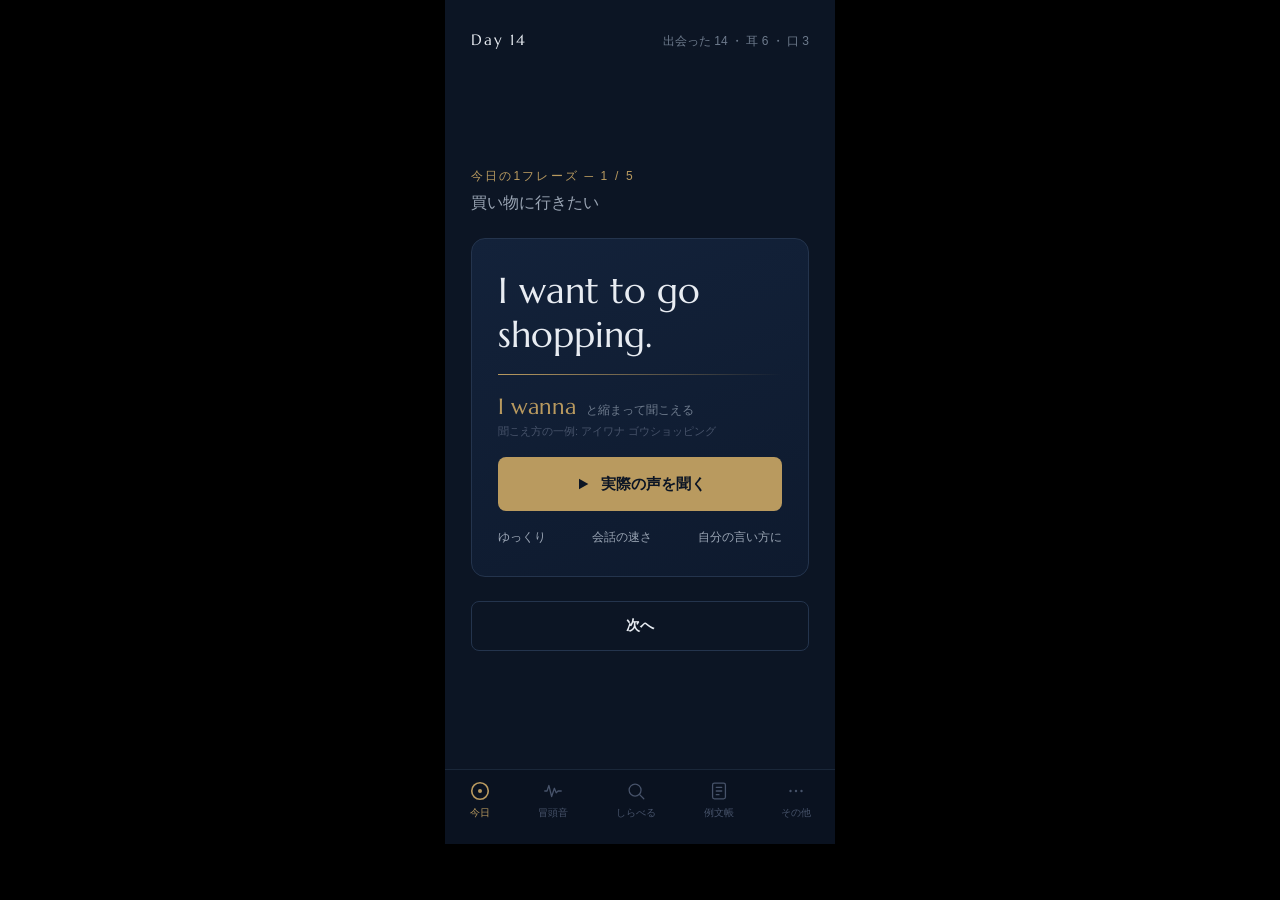
<file: design/LuxeMidnight.html>
<!doctype html>
<html>
<head>
  <meta charset="utf-8"><meta name="viewport" content="width=device-width, initial-scale=1"><style>html{background:#000}body>div:first-of-type{margin:0 auto}</style>
  <link rel="stylesheet" href="https://fonts.googleapis.com/css2?family=Marcellus&amp;display=swap">
</head>
<body>


  <style>
    body { margin: 0; font-family: -apple-system, BlinkMacSystemFont, 'Hiragino Sans', 'Noto Sans JP', sans-serif; }
    a { color: #b99a5f; } a:hover { color: #d0b378; }
  </style>

<div style="width: 390px; height: 844px; background: #0c1524; color: #e8ecf2; display: flex; flex-direction: column; overflow: hidden;">

  <div style="display: flex; justify-content: space-between; align-items: baseline; padding: 30px 26px 0;">
    <div style="font-family: 'Marcellus', Georgia, serif; font-size: 15px; letter-spacing: 0.12em; color: #e8ecf2;">Day 14</div>
    <div style="font-size: 12px; color: #6d7a8c;">出会った 14 ・ 耳 6 ・ 口 3</div>
  </div>

  <div style="flex-grow: 1; display: flex; flex-direction: column; justify-content: center; gap: 24px; padding: 0 26px;">

    <div style="display: flex; flex-direction: column; gap: 8px;">
      <div style="font-size: 12px; letter-spacing: 0.18em; color: #b99a5f;">今日の1フレーズ ─ 1 / 5</div>
      <div style="font-size: 16px; color: #9aa5b4;">買い物に行きたい</div>
    </div>

    <div style="background: linear-gradient(160deg, #13223a 0%, #0e1a2e 100%); border: 1px solid #24344d; border-radius: 14px; padding: 30px 26px; display: flex; flex-direction: column; gap: 18px;">
      <div style="font-family: 'Marcellus', Georgia, serif; font-size: 36px; line-height: 1.22;">I want to go shopping.</div>
      <div style="height: 1px; background: linear-gradient(90deg, #b99a5f 0%, rgba(185, 154, 95, 0) 100%);"></div>
      <div style="display: flex; flex-direction: column; gap: 4px;">
        <div style="display: flex; align-items: baseline; gap: 10px;">
          <span style="font-family: 'Marcellus', Georgia, serif; font-size: 22px; color: #b99a5f;">I wanna</span>
          <span style="font-size: 12px; color: #6d7a8c;">と縮まって聞こえる</span>
        </div>
        <div style="font-size: 11px; color: #47536a;">聞こえ方の一例: アイワナ ゴウショッピング</div>
      </div>
      <div style="display: flex; align-items: center; justify-content: center; gap: 10px; min-height: 54px; background: #b99a5f; color: #0c1524; border-radius: 8px; font-size: 15px; font-weight: 700;">
        <svg width="16" height="16" viewBox="0 0 24 24"><polygon points="6 4 20 12 6 20 6 4" fill="currentColor"></polygon></svg>
        実際の声を聞く
      </div>
      <div style="display: flex; justify-content: space-between; font-size: 12px; color: #9aa5b4;">
        <span>ゆっくり</span>
        <span>会話の速さ</span>
        <span>自分の言い方に</span>
      </div>
    </div>

    <div style="display: flex; align-items: center; justify-content: center; min-height: 48px; border: 1px solid #24344d; border-radius: 8px; color: #e8ecf2; font-size: 14px; font-weight: 600;">次へ</div>
  </div>

  <div style="display: flex; border-top: 1px solid #1a2739; padding: 10px 0 24px; background: #0a1220;">
    <div style="flex-grow: 1; display: flex; flex-direction: column; align-items: center; gap: 4px; color: #b99a5f; font-size: 10px;">
      <svg width="22" height="22" viewBox="0 0 24 24" fill="none" stroke="currentColor" stroke-width="1.8" stroke-linecap="round"><circle cx="12" cy="12" r="9"></circle><circle cx="12" cy="12" r="2.2" fill="currentColor" stroke="none"></circle></svg>
      今日
    </div>
    <div style="flex-grow: 1; display: flex; flex-direction: column; align-items: center; gap: 4px; color: #47536a; font-size: 10px;">
      <svg width="22" height="22" viewBox="0 0 24 24" fill="none" stroke="currentColor" stroke-width="1.4" stroke-linecap="round" stroke-linejoin="round"><path d="M3 12h2.5l2-6 3 12 3-9 2 5 2-2H21"></path></svg>
      冒頭音
    </div>
    <div style="flex-grow: 1; display: flex; flex-direction: column; align-items: center; gap: 4px; color: #47536a; font-size: 10px;">
      <svg width="22" height="22" viewBox="0 0 24 24" fill="none" stroke="currentColor" stroke-width="1.4" stroke-linecap="round"><circle cx="11" cy="11" r="6.5"></circle><path d="M16 16l4.5 4.5"></path></svg>
      しらべる
    </div>
    <div style="flex-grow: 1; display: flex; flex-direction: column; align-items: center; gap: 4px; color: #47536a; font-size: 10px;">
      <svg width="22" height="22" viewBox="0 0 24 24" fill="none" stroke="currentColor" stroke-width="1.4" stroke-linecap="round" stroke-linejoin="round"><rect x="5" y="3.5" width="14" height="17" rx="2"></rect><path d="M9 8h6M9 12h6M9 16h3"></path></svg>
      例文帳
    </div>
    <div style="flex-grow: 1; display: flex; flex-direction: column; align-items: center; gap: 4px; color: #47536a; font-size: 10px;">
      <svg width="22" height="22" viewBox="0 0 24 24" fill="none"><circle cx="6" cy="12" r="1.3" fill="currentColor"></circle><circle cx="12" cy="12" r="1.3" fill="currentColor"></circle><circle cx="18" cy="12" r="1.3" fill="currentColor"></circle></svg>
      その他
    </div>
  </div>
</div>

</body>
</html>
</file>
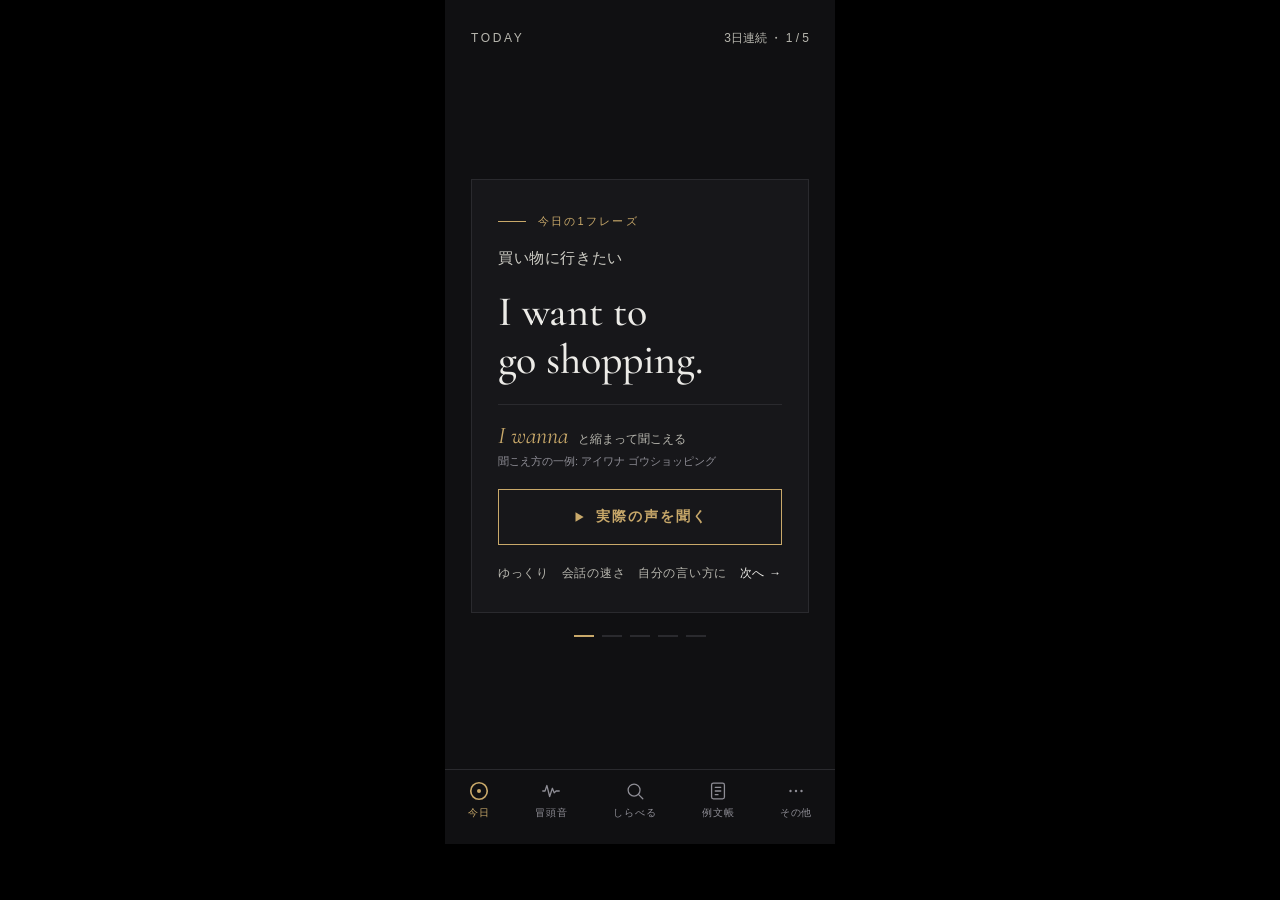
<file: design/LuxeNoir.html>
<!doctype html>
<html>
<head>
  <meta charset="utf-8"><meta name="viewport" content="width=device-width, initial-scale=1"><style>html{background:#000}body>div:first-of-type{margin:0 auto}</style>
  <link rel="stylesheet" href="https://fonts.googleapis.com/css2?family=Cormorant+Garamond:ital,wght@0,400;0,500;0,600;1,400;1,500&amp;display=swap">
</head>
<body>


  <style>
    body { margin: 0; font-family: -apple-system, BlinkMacSystemFont, 'Hiragino Sans', 'Noto Sans JP', sans-serif; }
    a { color: #c9a96a; } a:hover { color: #ddc08a; }
  </style>

<div style="width: 390px; height: 844px; background: #101012; color: #ecebe7; display: flex; flex-direction: column; overflow: hidden;">

  <div style="display: flex; justify-content: space-between; align-items: baseline; padding: 30px 26px 0;">
    <div style="font-size: 12px; letter-spacing: 0.22em; color: #b7b6ae;">TODAY</div>
    <div style="font-size: 12px; color: #b7b6ae;">3日連続 ・ 1 / 5</div>
  </div>

  <div style="flex-grow: 1; display: flex; flex-direction: column; justify-content: center; gap: 0; padding: 0 26px;">

    <div style="border: 1px solid #2a2a2e; background: #17171a; padding: 34px 26px 30px; display: flex; flex-direction: column; gap: 20px;">
      <div style="display: flex; align-items: center; gap: 12px;">
        <div style="height: 1px; width: 28px; background: #c9a96a;"></div>
        <div style="font-size: 11px; letter-spacing: 0.2em; color: #c9a96a;">今日の1フレーズ</div>
      </div>

      <div style="font-size: 15px; color: #cfcec6; letter-spacing: 0.04em;">買い物に行きたい</div>

      <div style="font-family: 'Cormorant Garamond', Georgia, serif; font-size: 42px; font-weight: 500; line-height: 1.15; letter-spacing: 0;">I want to<br>go shopping.</div>

      <div style="display: flex; flex-direction: column; gap: 4px; border-top: 1px solid #2a2a2e; padding-top: 16px;">
        <div style="display: flex; align-items: baseline; gap: 10px;">
          <span style="font-family: 'Cormorant Garamond', Georgia, serif; font-style: italic; font-size: 24px; color: #c9a96a;">I wanna</span>
          <span style="font-size: 12px; color: #b7b6ae;">と縮まって聞こえる</span>
        </div>
        <div style="font-size: 11px; color: #8f8e96;">聞こえ方の一例: アイワナ ゴウショッピング</div>
      </div>

      <div style="display: flex; align-items: center; justify-content: center; gap: 10px; min-height: 54px; border: 1px solid #c9a96a; color: #c9a96a; font-size: 14px; font-weight: 600; letter-spacing: 0.14em;">
        <svg width="14" height="14" viewBox="0 0 24 24"><polygon points="6 4 20 12 6 20 6 4" fill="currentColor"></polygon></svg>
        実際の声を聞く
      </div>

      <div style="display: flex; justify-content: space-between; font-size: 12px; color: #b7b6ae; letter-spacing: 0.06em;">
        <span>ゆっくり</span>
        <span>会話の速さ</span>
        <span>自分の言い方に</span>
        <span style="color: #ecebe7;">次へ →</span>
      </div>
    </div>

    <div style="display: flex; justify-content: center; gap: 8px; padding-top: 22px;">
      <div style="width: 20px; height: 2px; background: #c9a96a;"></div>
      <div style="width: 20px; height: 2px; background: #2a2a2e;"></div>
      <div style="width: 20px; height: 2px; background: #2a2a2e;"></div>
      <div style="width: 20px; height: 2px; background: #2a2a2e;"></div>
      <div style="width: 20px; height: 2px; background: #2a2a2e;"></div>
    </div>
  </div>

  <div style="display: flex; border-top: 1px solid #2a2a2e; padding: 10px 0 24px; background: #101012;">
    <div style="flex-grow: 1; display: flex; flex-direction: column; align-items: center; gap: 4px; color: #c9a96a; font-size: 10px; letter-spacing: 0.08em;">
      <svg width="22" height="22" viewBox="0 0 24 24" fill="none" stroke="currentColor" stroke-width="1.8" stroke-linecap="round"><circle cx="12" cy="12" r="9"></circle><circle cx="12" cy="12" r="2.2" fill="currentColor" stroke="none"></circle></svg>
      今日
    </div>
    <div style="flex-grow: 1; display: flex; flex-direction: column; align-items: center; gap: 4px; color: #8f8e96; font-size: 10px; letter-spacing: 0.08em;">
      <svg width="22" height="22" viewBox="0 0 24 24" fill="none" stroke="currentColor" stroke-width="1.4" stroke-linecap="round" stroke-linejoin="round"><path d="M3 12h2.5l2-6 3 12 3-9 2 5 2-2H21"></path></svg>
      冒頭音
    </div>
    <div style="flex-grow: 1; display: flex; flex-direction: column; align-items: center; gap: 4px; color: #8f8e96; font-size: 10px; letter-spacing: 0.08em;">
      <svg width="22" height="22" viewBox="0 0 24 24" fill="none" stroke="currentColor" stroke-width="1.4" stroke-linecap="round"><circle cx="11" cy="11" r="6.5"></circle><path d="M16 16l4.5 4.5"></path></svg>
      しらべる
    </div>
    <div style="flex-grow: 1; display: flex; flex-direction: column; align-items: center; gap: 4px; color: #8f8e96; font-size: 10px; letter-spacing: 0.08em;">
      <svg width="22" height="22" viewBox="0 0 24 24" fill="none" stroke="currentColor" stroke-width="1.4" stroke-linecap="round" stroke-linejoin="round"><rect x="5" y="3.5" width="14" height="17" rx="2"></rect><path d="M9 8h6M9 12h6M9 16h3"></path></svg>
      例文帳
    </div>
    <div style="flex-grow: 1; display: flex; flex-direction: column; align-items: center; gap: 4px; color: #8f8e96; font-size: 10px; letter-spacing: 0.08em;">
      <svg width="22" height="22" viewBox="0 0 24 24" fill="none"><circle cx="6" cy="12" r="1.3" fill="currentColor"></circle><circle cx="12" cy="12" r="1.3" fill="currentColor"></circle><circle cx="18" cy="12" r="1.3" fill="currentColor"></circle></svg>
      その他
    </div>
  </div>
</div>

</body>
</html>
</file>
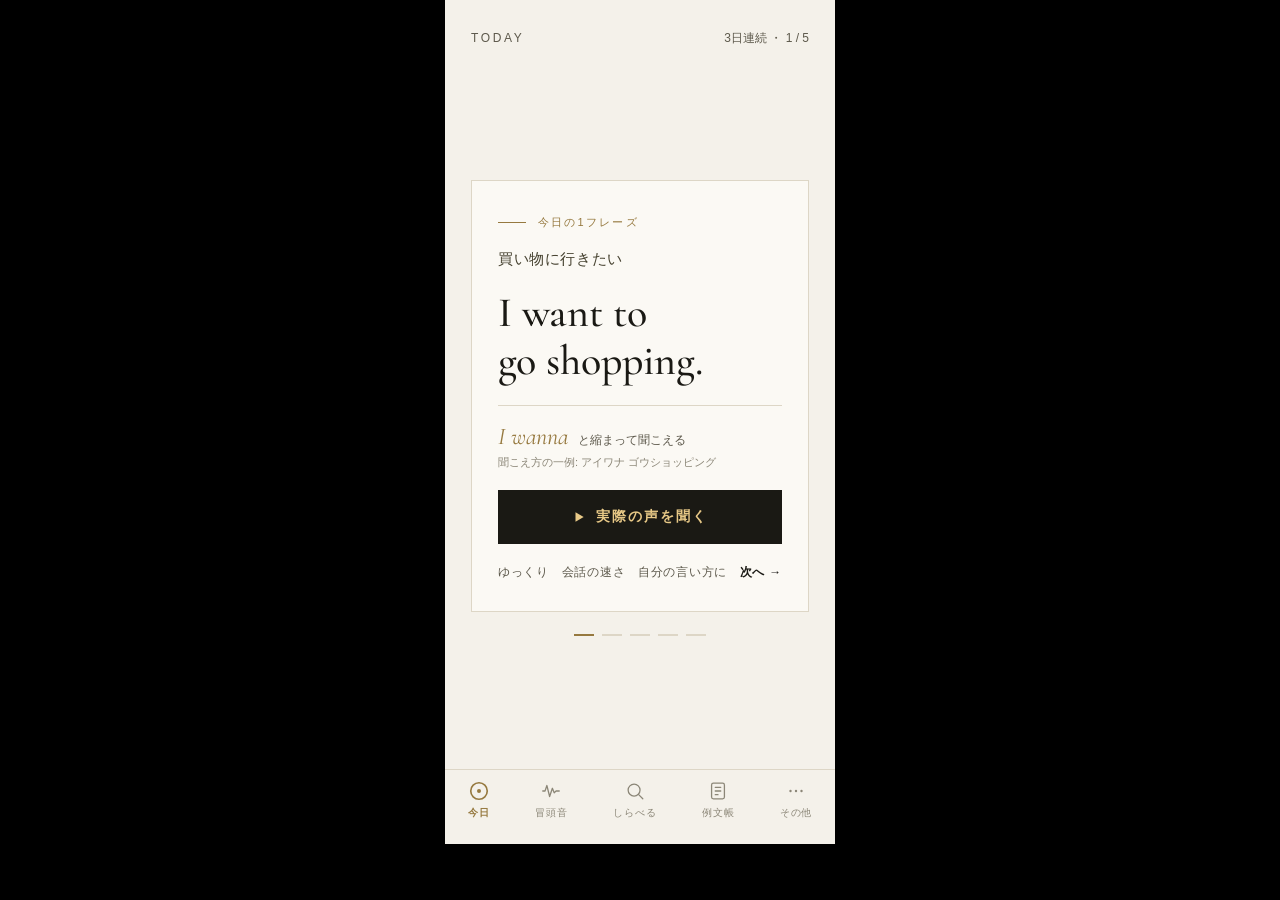
<file: design/LuxeNoirLight.html>
<!doctype html>
<html>
<head>
  <meta charset="utf-8"><meta name="viewport" content="width=device-width, initial-scale=1"><style>html{background:#000}body>div:first-of-type{margin:0 auto}</style>
  <link rel="stylesheet" href="https://fonts.googleapis.com/css2?family=Cormorant+Garamond:ital,wght@0,400;0,500;0,600;1,400;1,500&amp;display=swap">
</head>
<body>


  <style>
    body { margin: 0; font-family: -apple-system, BlinkMacSystemFont, 'Hiragino Sans', 'Noto Sans JP', sans-serif; }
    a { color: #96793f; } a:hover { color: #7a6231; }
  </style>

<div style="width: 390px; height: 844px; background: #f4f1ea; color: #1a1914; display: flex; flex-direction: column; overflow: hidden;">

  <div style="display: flex; justify-content: space-between; align-items: baseline; padding: 30px 26px 0;">
    <div style="font-size: 12px; letter-spacing: 0.22em; color: #5d594c;">TODAY</div>
    <div style="font-size: 12px; color: #5d594c;">3日連続 ・ 1 / 5</div>
  </div>

  <div style="flex-grow: 1; display: flex; flex-direction: column; justify-content: center; gap: 0; padding: 0 26px;">

    <div style="border: 1px solid #ddd6c6; background: #fbf9f4; padding: 34px 26px 30px; display: flex; flex-direction: column; gap: 20px;">
      <div style="display: flex; align-items: center; gap: 12px;">
        <div style="height: 1px; width: 28px; background: #96793f;"></div>
        <div style="font-size: 11px; letter-spacing: 0.2em; color: #96793f;">今日の1フレーズ</div>
      </div>

      <div style="font-size: 15px; color: #45412f; letter-spacing: 0.04em;">買い物に行きたい</div>

      <div style="font-family: 'Cormorant Garamond', Georgia, serif; font-size: 42px; font-weight: 500; line-height: 1.15; letter-spacing: 0;">I want to<br>go shopping.</div>

      <div style="display: flex; flex-direction: column; gap: 4px; border-top: 1px solid #ddd6c6; padding-top: 16px;">
        <div style="display: flex; align-items: baseline; gap: 10px;">
          <span style="font-family: 'Cormorant Garamond', Georgia, serif; font-style: italic; font-size: 24px; color: #96793f;">I wanna</span>
          <span style="font-size: 12px; color: #5d594c;">と縮まって聞こえる</span>
        </div>
        <div style="font-size: 11px; color: #8b8677;">聞こえ方の一例: アイワナ ゴウショッピング</div>
      </div>

      <div style="display: flex; align-items: center; justify-content: center; gap: 10px; min-height: 54px; background: #1a1914; color: #e8c987; font-size: 14px; font-weight: 600; letter-spacing: 0.14em;">
        <svg width="14" height="14" viewBox="0 0 24 24"><polygon points="6 4 20 12 6 20 6 4" fill="currentColor"></polygon></svg>
        実際の声を聞く
      </div>

      <div style="display: flex; justify-content: space-between; font-size: 12px; color: #5d594c; letter-spacing: 0.06em;">
        <span>ゆっくり</span>
        <span>会話の速さ</span>
        <span>自分の言い方に</span>
        <span style="color: #1a1914; font-weight: 600;">次へ →</span>
      </div>
    </div>

    <div style="display: flex; justify-content: center; gap: 8px; padding-top: 22px;">
      <div style="width: 20px; height: 2px; background: #96793f;"></div>
      <div style="width: 20px; height: 2px; background: #ddd6c6;"></div>
      <div style="width: 20px; height: 2px; background: #ddd6c6;"></div>
      <div style="width: 20px; height: 2px; background: #ddd6c6;"></div>
      <div style="width: 20px; height: 2px; background: #ddd6c6;"></div>
    </div>
  </div>

  <div style="display: flex; border-top: 1px solid #ddd6c6; padding: 10px 0 24px; background: #f4f1ea;">
    <div style="flex-grow: 1; display: flex; flex-direction: column; align-items: center; gap: 4px; color: #96793f; font-size: 10px; font-weight: 600; letter-spacing: 0.08em;">
      <svg width="22" height="22" viewBox="0 0 24 24" fill="none" stroke="currentColor" stroke-width="1.8" stroke-linecap="round"><circle cx="12" cy="12" r="9"></circle><circle cx="12" cy="12" r="2.2" fill="currentColor" stroke="none"></circle></svg>
      今日
    </div>
    <div style="flex-grow: 1; display: flex; flex-direction: column; align-items: center; gap: 4px; color: #8b8677; font-size: 10px; letter-spacing: 0.08em;">
      <svg width="22" height="22" viewBox="0 0 24 24" fill="none" stroke="currentColor" stroke-width="1.4" stroke-linecap="round" stroke-linejoin="round"><path d="M3 12h2.5l2-6 3 12 3-9 2 5 2-2H21"></path></svg>
      冒頭音
    </div>
    <div style="flex-grow: 1; display: flex; flex-direction: column; align-items: center; gap: 4px; color: #8b8677; font-size: 10px; letter-spacing: 0.08em;">
      <svg width="22" height="22" viewBox="0 0 24 24" fill="none" stroke="currentColor" stroke-width="1.4" stroke-linecap="round"><circle cx="11" cy="11" r="6.5"></circle><path d="M16 16l4.5 4.5"></path></svg>
      しらべる
    </div>
    <div style="flex-grow: 1; display: flex; flex-direction: column; align-items: center; gap: 4px; color: #8b8677; font-size: 10px; letter-spacing: 0.08em;">
      <svg width="22" height="22" viewBox="0 0 24 24" fill="none" stroke="currentColor" stroke-width="1.4" stroke-linecap="round" stroke-linejoin="round"><rect x="5" y="3.5" width="14" height="17" rx="2"></rect><path d="M9 8h6M9 12h6M9 16h3"></path></svg>
      例文帳
    </div>
    <div style="flex-grow: 1; display: flex; flex-direction: column; align-items: center; gap: 4px; color: #8b8677; font-size: 10px; letter-spacing: 0.08em;">
      <svg width="22" height="22" viewBox="0 0 24 24" fill="none"><circle cx="6" cy="12" r="1.3" fill="currentColor"></circle><circle cx="12" cy="12" r="1.3" fill="currentColor"></circle><circle cx="18" cy="12" r="1.3" fill="currentColor"></circle></svg>
      その他
    </div>
  </div>
</div>

</body>
</html>
</file>
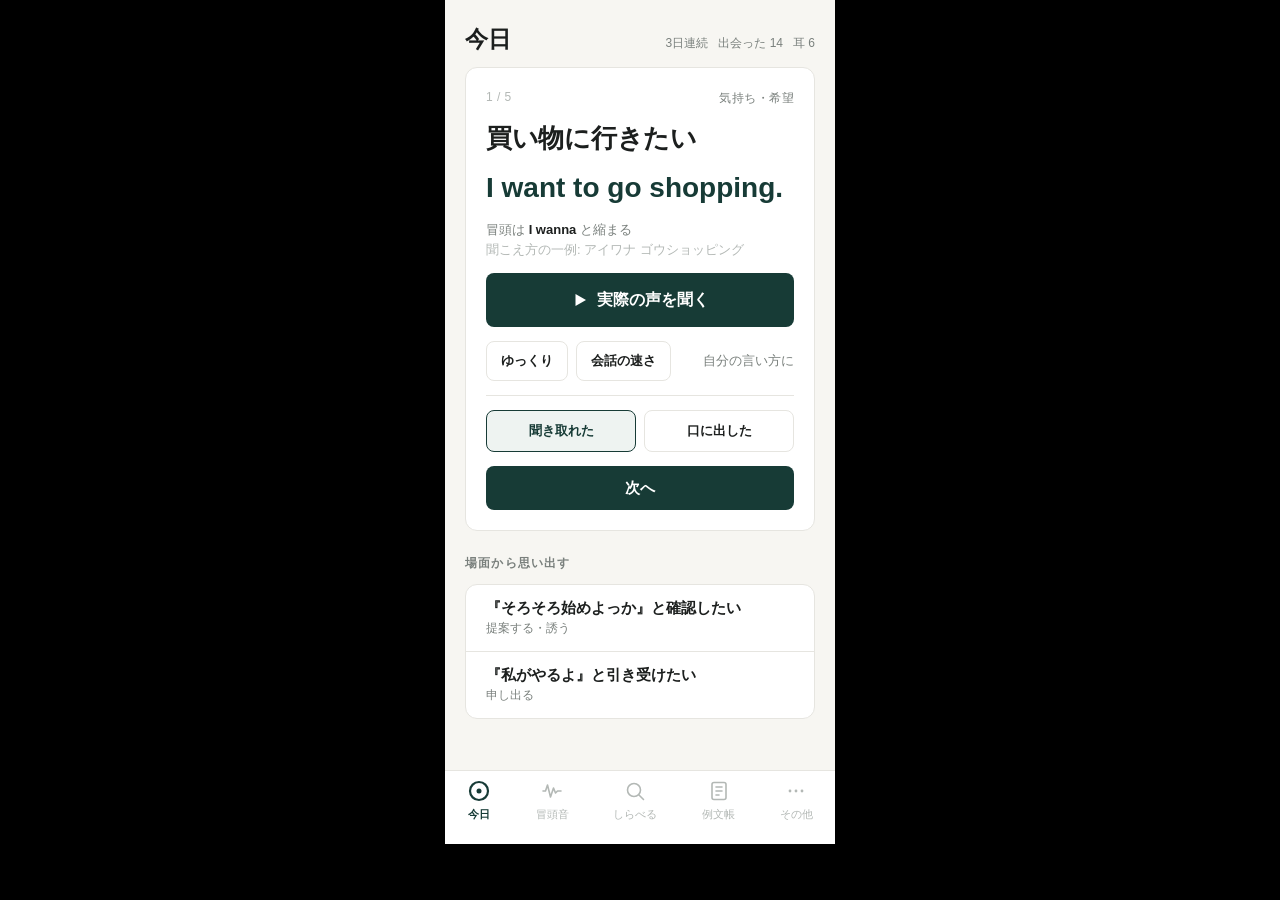
<file: design/Main.html>
<!doctype html>
<html>
<head>
  <meta charset="utf-8"><meta name="viewport" content="width=device-width, initial-scale=1"><style>html{background:#000}body>div:first-of-type{margin:0 auto}</style>
</head>
<body>


  <style>
    body { margin: 0; font-family: -apple-system, BlinkMacSystemFont, 'Hiragino Sans', 'Noto Sans JP', sans-serif; }
    a { color: #173b36; } a:hover { color: #0f2925; }
  </style>

<div style="width: 390px; height: 844px; background: #f7f6f2; color: #1c1f1e; display: flex; flex-direction: column; overflow: hidden;">

  <div style="display: flex; flex-direction: column; gap: 12px; padding: 24px 20px 0; flex-grow: 1;">

    <div style="display: flex; justify-content: space-between; align-items: baseline;">
      <div style="font-size: 23px; font-weight: 700; letter-spacing: -0.01em;">今日</div>
      <div style="display: flex; gap: 10px; font-size: 12px; color: #7a807d;">
        <span>3日連続</span><span>出会った 14</span><span>耳 6</span>
      </div>
    </div>

    <div style="background: #ffffff; border: 1px solid #e6e5e0; border-radius: 12px; padding: 22px 20px 20px; display: flex; flex-direction: column; gap: 14px;">
      <div style="display: flex; justify-content: space-between; font-size: 12px; color: #b3b8b5; letter-spacing: 0.04em;">
        <span>1 / 5</span><span style="color: #7a807d;">気持ち・希望</span>
      </div>

      <div style="font-size: 26px; font-weight: 700; line-height: 1.35; letter-spacing: -0.01em;">買い物に行きたい</div>

      <div style="font-family: 'Helvetica Neue', Arial, sans-serif; font-size: 28px; font-weight: 600; line-height: 1.3; color: #173b36;">I want to go shopping.</div>
      <div style="font-size: 13px; color: #7a807d; line-height: 1.5;">冒頭は <b style="color: #1c1f1e; font-family: 'Helvetica Neue', Arial, sans-serif;">I wanna</b> と縮まる<br><span style="color: #b3b8b5;">聞こえ方の一例: アイワナ ゴウショッピング</span></div>

      <div style="display: flex; align-items: center; justify-content: center; gap: 8px; min-height: 54px; background: #173b36; border-radius: 8px; color: #ffffff; font-size: 16px; font-weight: 600;">
        <svg width="18" height="18" viewBox="0 0 24 24" fill="none" stroke="currentColor" stroke-width="1.8" stroke-linecap="round" stroke-linejoin="round"><polygon points="6 4 20 12 6 20 6 4" fill="currentColor" stroke="none"></polygon></svg>
        実際の声を聞く
      </div>

      <div style="display: flex; gap: 8px; align-items: center;">
        <div style="display: flex; align-items: center; justify-content: center; min-height: 38px; padding: 0 14px; border: 1px solid #e6e5e0; border-radius: 8px; font-size: 13px; font-weight: 600;">ゆっくり</div>
        <div style="display: flex; align-items: center; justify-content: center; min-height: 38px; padding: 0 14px; border: 1px solid #e6e5e0; border-radius: 8px; font-size: 13px; font-weight: 600;">会話の速さ</div>
        <div style="margin-left: auto; font-size: 13px; color: #7a807d;">自分の言い方に</div>
      </div>

      <div style="display: flex; gap: 8px; border-top: 1px solid #e6e5e0; padding-top: 14px;">
        <div style="flex-grow: 1; display: flex; align-items: center; justify-content: center; min-height: 40px; border: 1px solid #173b36; background: #eef3f1; color: #173b36; border-radius: 8px; font-size: 13px; font-weight: 600;">聞き取れた</div>
        <div style="flex-grow: 1; display: flex; align-items: center; justify-content: center; min-height: 40px; border: 1px solid #e6e5e0; border-radius: 8px; font-size: 13px; font-weight: 600;">口に出した</div>
      </div>
      <div style="display: flex; align-items: center; justify-content: center; min-height: 44px; background: #173b36; border-radius: 8px; color: #ffffff; font-size: 15px; font-weight: 600;">次へ</div>
    </div>

    <div style="font-size: 12px; font-weight: 600; letter-spacing: 0.1em; color: #7a807d; margin-top: 12px;">場面から思い出す</div>
    <div style="background: #ffffff; border: 1px solid #e6e5e0; border-radius: 12px; overflow: hidden;">
      <div style="padding: 14px 20px; display: flex; flex-direction: column; gap: 2px;">
        <div style="font-size: 15px; font-weight: 600;">『そろそろ始めよっか』と確認したい</div>
        <div style="font-size: 12px; color: #7a807d;">提案する・誘う</div>
      </div>
      <div style="border-top: 1px solid #e6e5e0; padding: 14px 20px; display: flex; flex-direction: column; gap: 2px;">
        <div style="font-size: 15px; font-weight: 600;">『私がやるよ』と引き受けたい</div>
        <div style="font-size: 12px; color: #7a807d;">申し出る</div>
      </div>
    </div>
  </div>

  <div style="display: flex; background: #ffffff; border-top: 1px solid #e6e5e0; padding: 8px 0 22px;">
    <div style="flex-grow: 1; display: flex; flex-direction: column; align-items: center; gap: 4px; color: #173b36; font-size: 11px; font-weight: 600;">
      <svg width="24" height="24" viewBox="0 0 24 24" fill="none" stroke="currentColor" stroke-width="2.2" stroke-linecap="round"><circle cx="12" cy="12" r="9"></circle><circle cx="12" cy="12" r="2.5" fill="currentColor" stroke="none"></circle></svg>
      今日
    </div>
    <div style="flex-grow: 1; display: flex; flex-direction: column; align-items: center; gap: 4px; color: #b3b8b5; font-size: 11px;">
      <svg width="24" height="24" viewBox="0 0 24 24" fill="none" stroke="currentColor" stroke-width="1.6" stroke-linecap="round" stroke-linejoin="round"><path d="M3 12h2.5l2-6 3 12 3-9 2 5 2-2H21"></path></svg>
      冒頭音
    </div>
    <div style="flex-grow: 1; display: flex; flex-direction: column; align-items: center; gap: 4px; color: #b3b8b5; font-size: 11px;">
      <svg width="24" height="24" viewBox="0 0 24 24" fill="none" stroke="currentColor" stroke-width="1.6" stroke-linecap="round"><circle cx="11" cy="11" r="6.5"></circle><path d="M16 16l4.5 4.5"></path></svg>
      しらべる
    </div>
    <div style="flex-grow: 1; display: flex; flex-direction: column; align-items: center; gap: 4px; color: #b3b8b5; font-size: 11px;">
      <svg width="24" height="24" viewBox="0 0 24 24" fill="none" stroke="currentColor" stroke-width="1.6" stroke-linecap="round" stroke-linejoin="round"><rect x="5" y="3.5" width="14" height="17" rx="2"></rect><path d="M9 8h6M9 12h6M9 16h3"></path></svg>
      例文帳
    </div>
    <div style="flex-grow: 1; display: flex; flex-direction: column; align-items: center; gap: 4px; color: #b3b8b5; font-size: 11px;">
      <svg width="24" height="24" viewBox="0 0 24 24" fill="none"><circle cx="6" cy="12" r="1.4" fill="currentColor"></circle><circle cx="12" cy="12" r="1.4" fill="currentColor"></circle><circle cx="18" cy="12" r="1.4" fill="currentColor"></circle></svg>
      その他
    </div>
  </div>
</div>

</body>
</html>
</file>
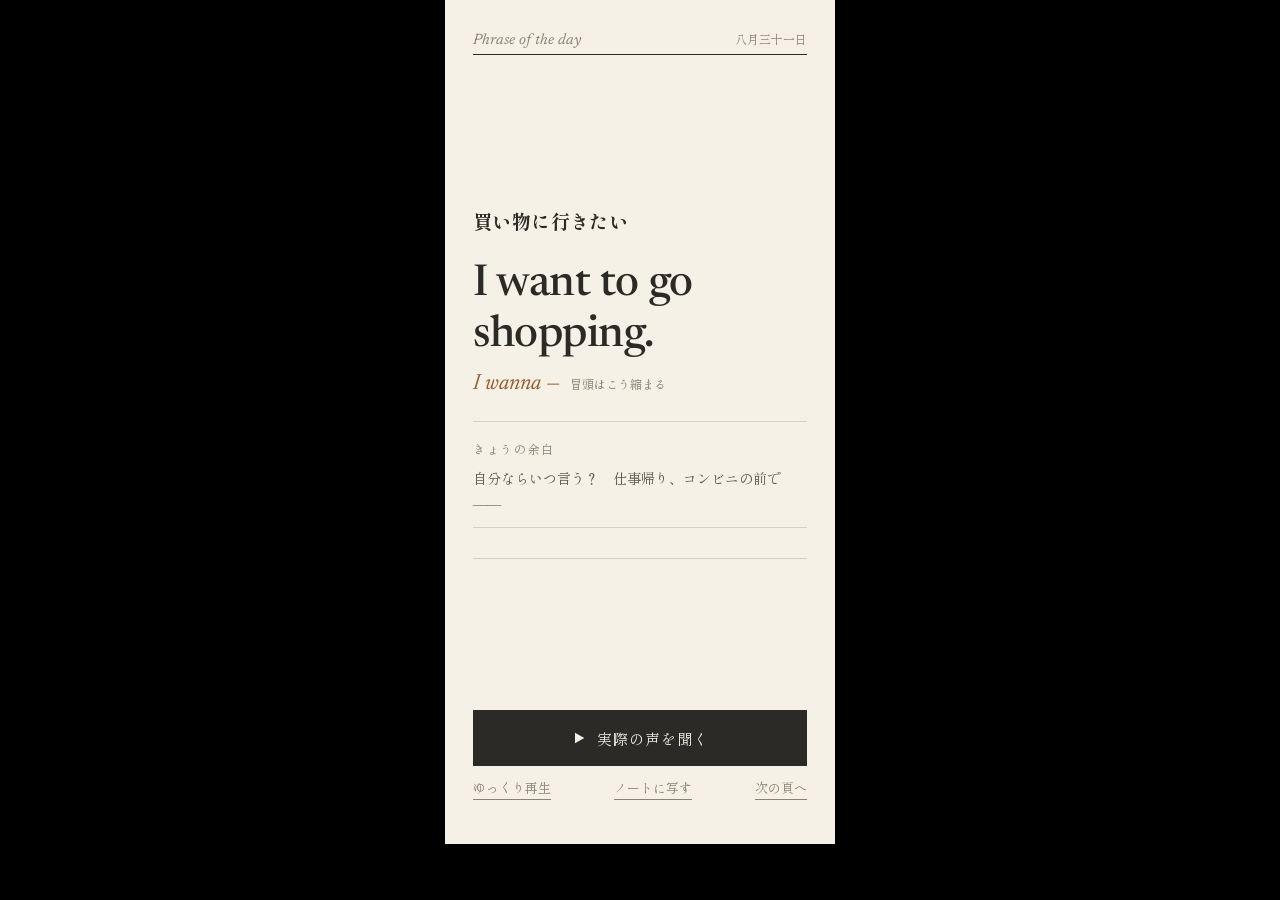
<file: design/Notebook.html>
<!doctype html>
<html>
<head>
  <meta charset="utf-8"><meta name="viewport" content="width=device-width, initial-scale=1"><style>html{background:#000}body>div:first-of-type{margin:0 auto}</style>
  <link rel="stylesheet" href="https://fonts.googleapis.com/css2?family=Newsreader:ital,opsz,wght@0,6..72,400..700;1,6..72,400..600&amp;family=Shippori+Mincho:wght@500;700&amp;display=swap">
</head>
<body>


  <style>
    body { margin: 0; font-family: 'Shippori Mincho', 'Hiragino Mincho ProN', serif; }
    a { color: #173b36; } a:hover { color: #0f2925; }
  </style>

<div style="width: 390px; height: 844px; background: #f6f1e7; color: #2b2a26; display: flex; flex-direction: column; overflow: hidden;">

  <div style="padding: 30px 28px 0; display: flex; flex-direction: column; gap: 6px;">
    <div style="display: flex; justify-content: space-between; align-items: baseline;">
      <div style="font-family: 'Newsreader', Georgia, serif; font-style: italic; font-size: 15px; color: #8a8272;">Phrase of the day</div>
      <div style="font-size: 12px; color: #8a8272;">八月三十一日</div>
    </div>
    <div style="height: 1px; background: #2b2a26;"></div>
  </div>

  <div style="flex-grow: 1; display: flex; flex-direction: column; justify-content: center; gap: 26px; padding: 0 28px;">
    <div style="font-size: 19px; font-weight: 700; letter-spacing: 0.02em;">買い物に行きたい</div>

    <div style="display: flex; flex-direction: column; gap: 10px;">
      <div style="font-family: 'Newsreader', Georgia, serif; font-size: 44px; font-weight: 500; line-height: 1.18; letter-spacing: -0.01em;">I want to go shopping.</div>
      <div style="display: flex; align-items: baseline; gap: 10px;">
        <div style="font-family: 'Newsreader', Georgia, serif; font-style: italic; font-size: 22px; color: #9a5b2d;">I wanna —</div>
        <div style="font-size: 12px; color: #8a8272;">冒頭はこう縮まる</div>
      </div>
    </div>

    <div style="border-top: 1px solid #d9d0bf; padding-top: 18px; display: flex; flex-direction: column; gap: 8px;">
      <div style="font-size: 12px; color: #8a8272; letter-spacing: 0.14em;">きょうの余白</div>
      <div style="font-size: 14px; line-height: 1.9; color: #5c564a;">自分ならいつ言う？　仕事帰り、コンビニの前で——</div>
      <div style="height: 1px; background: #d9d0bf;"></div>
      <div style="height: 1px; background: #d9d0bf; margin-top: 22px;"></div>
    </div>
  </div>

  <div style="display: flex; flex-direction: column; gap: 12px; padding: 0 28px 44px;">
    <div style="display: flex; align-items: center; justify-content: center; gap: 10px; min-height: 56px; background: #2b2a26; color: #f6f1e7; font-size: 15px; letter-spacing: 0.06em;">
      <svg width="16" height="16" viewBox="0 0 24 24"><polygon points="6 4 20 12 6 20 6 4" fill="currentColor"></polygon></svg>
      実際の声を聞く
    </div>
    <div style="display: flex; justify-content: space-between; font-size: 13px; color: #8a8272;">
      <span style="border-bottom: 1px solid #8a8272; padding-bottom: 2px;">ゆっくり再生</span>
      <span style="border-bottom: 1px solid #8a8272; padding-bottom: 2px;">ノートに写す</span>
      <span style="border-bottom: 1px solid #8a8272; padding-bottom: 2px;">次の頁へ</span>
    </div>
  </div>
</div>

</body>
</html>
</file>
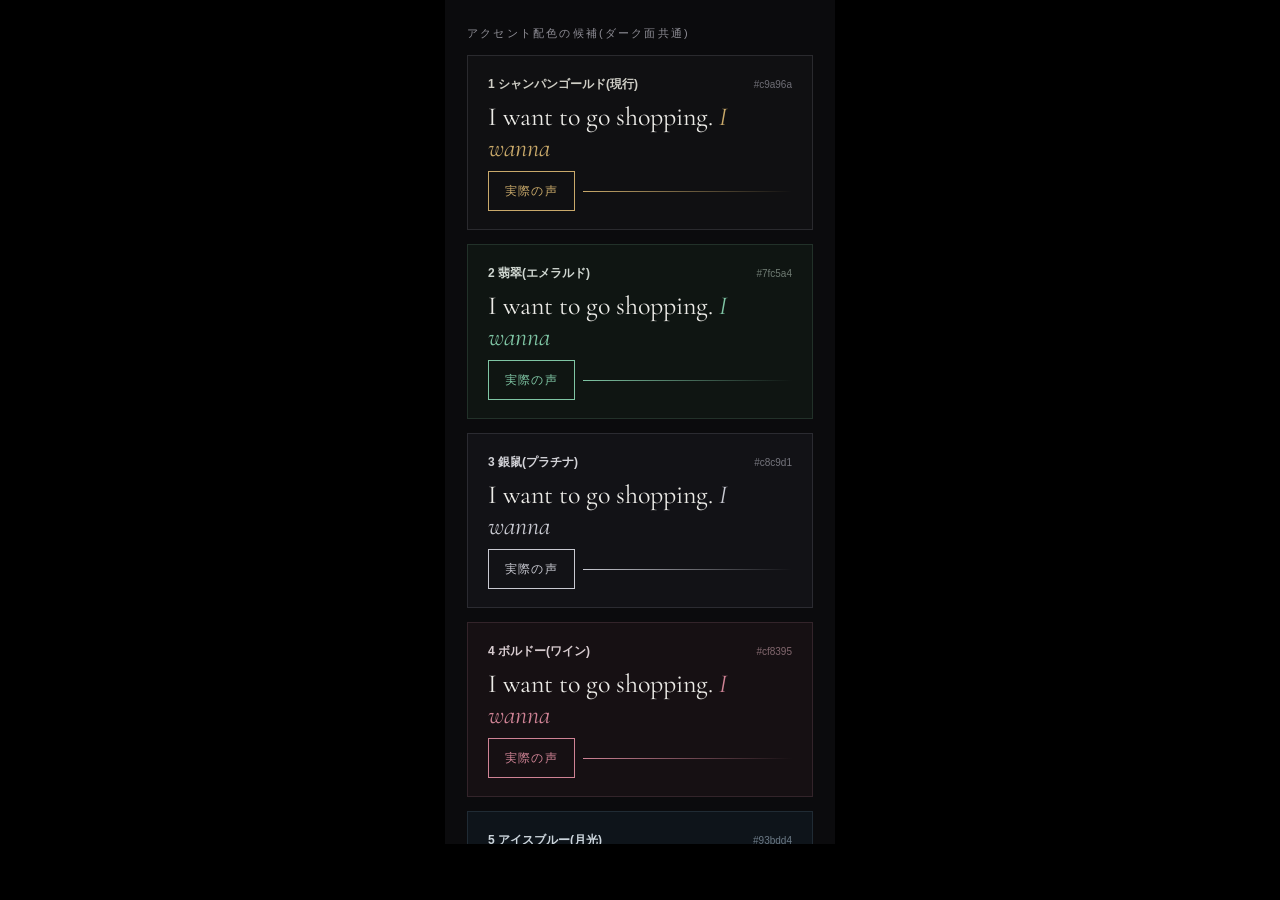
<file: design/Palettes.html>
<!doctype html>
<html>
<head>
  <meta charset="utf-8"><meta name="viewport" content="width=device-width, initial-scale=1"><style>html{background:#000}body>div:first-of-type{margin:0 auto}</style>
  <link rel="stylesheet" href="https://fonts.googleapis.com/css2?family=Cormorant+Garamond:ital,wght@0,500;1,500&amp;display=swap">
</head>
<body>


  <style>
    body { margin: 0; font-family: -apple-system, BlinkMacSystemFont, 'Hiragino Sans', 'Noto Sans JP', sans-serif; }
    a { color: #c9a96a; } a:hover { color: #ddc08a; }
  </style>

<div style="width: 390px; height: 844px; background: #0b0b0d; color: #ecebe7; display: flex; flex-direction: column; gap: 14px; padding: 26px 22px; box-sizing: border-box; overflow: hidden;">

  <div style="font-size: 11px; letter-spacing: 0.2em; color: #8f8e96;">アクセント配色の候補(ダーク面共通)</div>

  <div style="border: 1px solid #2a2a2e; background: #101012; padding: 20px 20px 18px; display: flex; flex-direction: column; gap: 8px;">
    <div style="display: flex; justify-content: space-between; align-items: baseline;">
      <div style="font-size: 12px; color: #cfcec6; font-weight: 600;">1 シャンパンゴールド(現行)</div>
      <div style="font-size: 10px; color: #6e6d75;">#c9a96a</div>
    </div>
    <div style="font-family: 'Cormorant Garamond', Georgia, serif; font-size: 26px;">I want to go shopping. <span style="font-style: italic; color: #c9a96a;">I wanna</span></div>
    <div style="display: flex; gap: 8px; align-items: center;">
      <div style="display: flex; align-items: center; justify-content: center; min-height: 38px; padding: 0 16px; border: 1px solid #c9a96a; color: #c9a96a; font-size: 12px; letter-spacing: 0.1em;">実際の声</div>
      <div style="height: 1px; flex-grow: 1; background: linear-gradient(90deg, #c9a96a, rgba(201, 169, 106, 0));"></div>
    </div>
  </div>

  <div style="border: 1px solid #223129; background: #0f1512; padding: 20px 20px 18px; display: flex; flex-direction: column; gap: 8px;">
    <div style="display: flex; justify-content: space-between; align-items: baseline;">
      <div style="font-size: 12px; color: #cfd6d0; font-weight: 600;">2 翡翠(エメラルド)</div>
      <div style="font-size: 10px; color: #6e7a72;">#7fc5a4</div>
    </div>
    <div style="font-family: 'Cormorant Garamond', Georgia, serif; font-size: 26px;">I want to go shopping. <span style="font-style: italic; color: #7fc5a4;">I wanna</span></div>
    <div style="display: flex; gap: 8px; align-items: center;">
      <div style="display: flex; align-items: center; justify-content: center; min-height: 38px; padding: 0 16px; border: 1px solid #7fc5a4; color: #7fc5a4; font-size: 12px; letter-spacing: 0.1em;">実際の声</div>
      <div style="height: 1px; flex-grow: 1; background: linear-gradient(90deg, #7fc5a4, rgba(127, 197, 164, 0));"></div>
    </div>
  </div>

  <div style="border: 1px solid #2b2b31; background: #121216; padding: 20px 20px 18px; display: flex; flex-direction: column; gap: 8px;">
    <div style="display: flex; justify-content: space-between; align-items: baseline;">
      <div style="font-size: 12px; color: #d3d3d8; font-weight: 600;">3 銀鼠(プラチナ)</div>
      <div style="font-size: 10px; color: #75757d;">#c8c9d1</div>
    </div>
    <div style="font-family: 'Cormorant Garamond', Georgia, serif; font-size: 26px;">I want to go shopping. <span style="font-style: italic; color: #c8c9d1;">I wanna</span></div>
    <div style="display: flex; gap: 8px; align-items: center;">
      <div style="display: flex; align-items: center; justify-content: center; min-height: 38px; padding: 0 16px; border: 1px solid #c8c9d1; color: #c8c9d1; font-size: 12px; letter-spacing: 0.1em;">実際の声</div>
      <div style="height: 1px; flex-grow: 1; background: linear-gradient(90deg, #c8c9d1, rgba(200, 201, 209, 0));"></div>
    </div>
  </div>

  <div style="border: 1px solid #33242a; background: #161013; padding: 20px 20px 18px; display: flex; flex-direction: column; gap: 8px;">
    <div style="display: flex; justify-content: space-between; align-items: baseline;">
      <div style="font-size: 12px; color: #d8ccd0; font-weight: 600;">4 ボルドー(ワイン)</div>
      <div style="font-size: 10px; color: #83686f;">#cf8395</div>
    </div>
    <div style="font-family: 'Cormorant Garamond', Georgia, serif; font-size: 26px;">I want to go shopping. <span style="font-style: italic; color: #cf8395;">I wanna</span></div>
    <div style="display: flex; gap: 8px; align-items: center;">
      <div style="display: flex; align-items: center; justify-content: center; min-height: 38px; padding: 0 16px; border: 1px solid #cf8395; color: #cf8395; font-size: 12px; letter-spacing: 0.1em;">実際の声</div>
      <div style="height: 1px; flex-grow: 1; background: linear-gradient(90deg, #cf8395, rgba(207, 131, 149, 0));"></div>
    </div>
  </div>

  <div style="border: 1px solid #202b34; background: #0e141a; padding: 20px 20px 18px; display: flex; flex-direction: column; gap: 8px;">
    <div style="display: flex; justify-content: space-between; align-items: baseline;">
      <div style="font-size: 12px; color: #ccd5dc; font-weight: 600;">5 アイスブルー(月光)</div>
      <div style="font-size: 10px; color: #6c7a86;">#93bdd4</div>
    </div>
    <div style="font-family: 'Cormorant Garamond', Georgia, serif; font-size: 26px;">I want to go shopping. <span style="font-style: italic; color: #93bdd4;">I wanna</span></div>
    <div style="display: flex; gap: 8px; align-items: center;">
      <div style="display: flex; align-items: center; justify-content: center; min-height: 38px; padding: 0 16px; border: 1px solid #93bdd4; color: #93bdd4; font-size: 12px; letter-spacing: 0.1em;">実際の声</div>
      <div style="height: 1px; flex-grow: 1; background: linear-gradient(90deg, #93bdd4, rgba(147, 189, 212, 0));"></div>
    </div>
  </div>
</div>

</body>
</html>
</file>
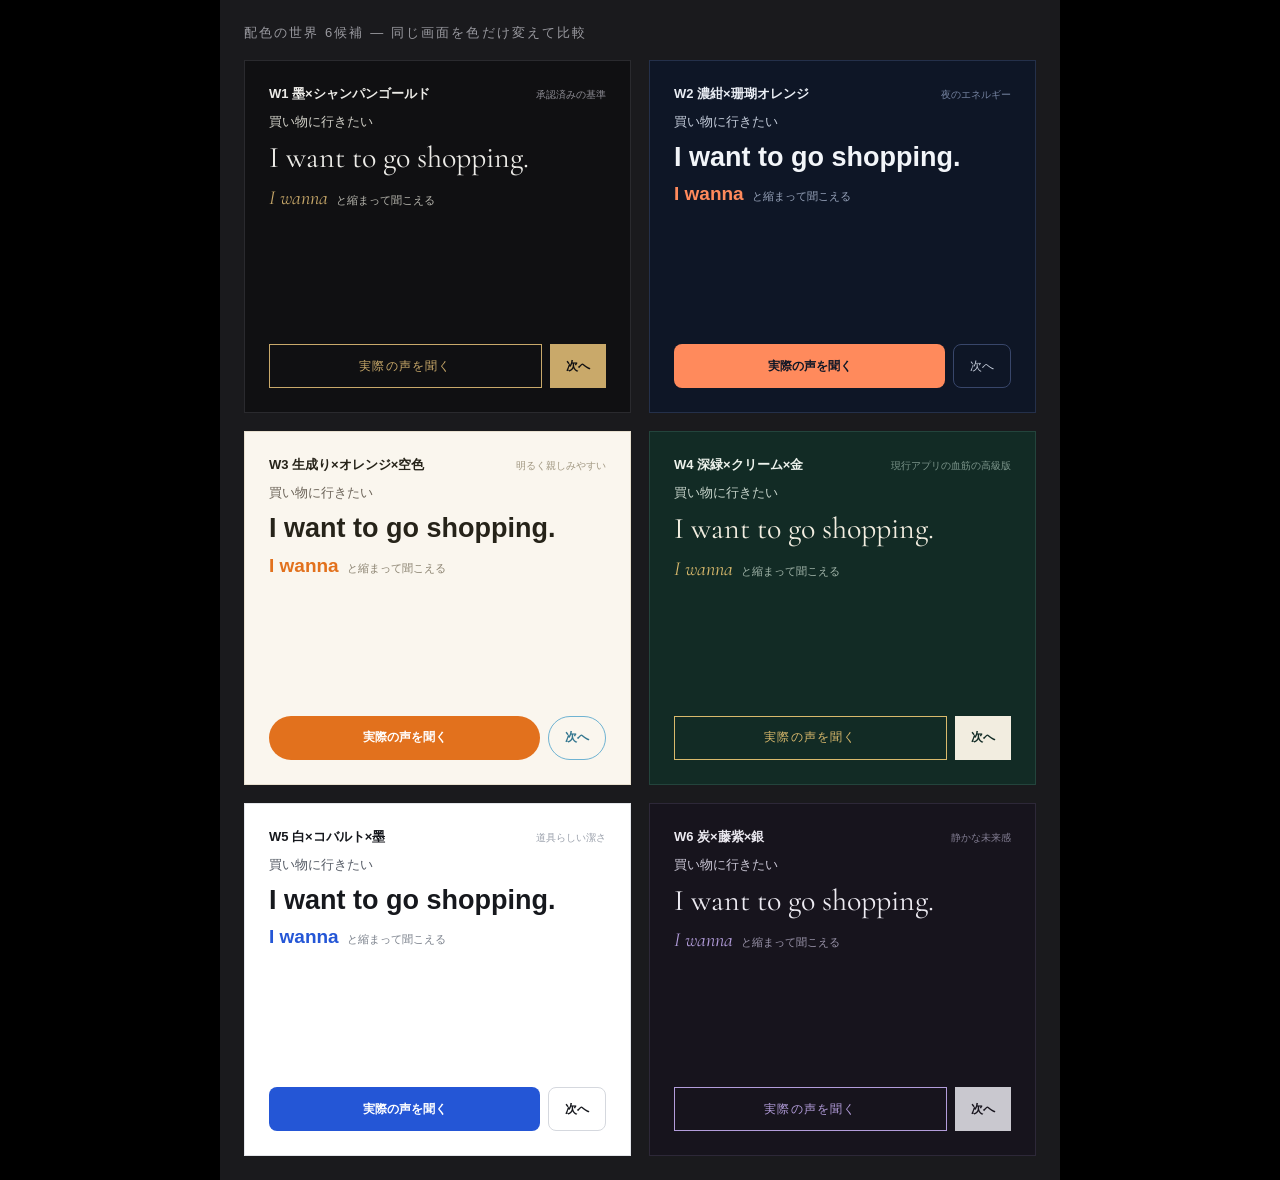
<file: design/PaletteWorlds.html>
<!doctype html>
<html>
<head>
  <meta charset="utf-8"><meta name="viewport" content="width=device-width, initial-scale=1"><style>html{background:#000}body>div:first-of-type{margin:0 auto}</style>
  <link rel="stylesheet" href="https://fonts.googleapis.com/css2?family=Cormorant+Garamond:ital,wght@0,500;1,500&amp;display=swap">
</head>
<body>


  <style>
    body { margin: 0; font-family: -apple-system, BlinkMacSystemFont, 'Hiragino Sans', 'Noto Sans JP', sans-serif; }
    a { color: #1c1f1e; } a:hover { color: #000000; }
  </style>

<div style="width: 840px; height: 1180px; background: #1a1a1d; padding: 24px; box-sizing: border-box; display: flex; flex-direction: column; gap: 18px; overflow: hidden;">

  <div style="font-size: 13px; letter-spacing: 0.16em; color: #9a9aa0;">配色の世界 6候補 — 同じ画面を色だけ変えて比較</div>

  <div style="display: grid; grid-template-columns: repeat(2, minmax(0, 1fr)); gap: 18px; flex-grow: 1;">

    <!-- W1 墨×金 -->
    <div style="background: #101012; border: 1px solid #2a2a2e; padding: 24px; display: flex; flex-direction: column; gap: 10px;">
      <div style="display: flex; justify-content: space-between; align-items: baseline;">
        <div style="font-size: 13px; font-weight: 700; color: #ecebe7;">W1 墨×シャンパンゴールド</div>
        <div style="font-size: 10px; color: #8f8e96;">承認済みの基準</div>
      </div>
      <div style="font-size: 13px; color: #cfcec6;">買い物に行きたい</div>
      <div style="font-family: 'Cormorant Garamond', Georgia, serif; font-size: 30px; color: #ecebe7; line-height: 1.15;">I want to go shopping.</div>
      <div style="display: flex; align-items: baseline; gap: 8px;">
        <span style="font-family: 'Cormorant Garamond', Georgia, serif; font-style: italic; font-size: 20px; color: #c9a96a;">I wanna</span>
        <span style="font-size: 11px; color: #b7b6ae;">と縮まって聞こえる</span>
      </div>
      <div style="display: flex; gap: 8px; margin-top: auto;">
        <div style="flex-grow: 1; display: flex; align-items: center; justify-content: center; min-height: 42px; border: 1px solid #c9a96a; color: #c9a96a; font-size: 12px; letter-spacing: 0.1em;">実際の声を聞く</div>
        <div style="display: flex; align-items: center; justify-content: center; min-height: 42px; padding: 0 16px; background: #c9a96a; color: #101012; font-size: 12px; font-weight: 700;">次へ</div>
      </div>
    </div>

    <!-- W2 濃紺×珊瑚 -->
    <div style="background: #0e1626; border: 1px solid #24304a; padding: 24px; display: flex; flex-direction: column; gap: 10px;">
      <div style="display: flex; justify-content: space-between; align-items: baseline;">
        <div style="font-size: 13px; font-weight: 700; color: #e9edf4;">W2 濃紺×珊瑚オレンジ</div>
        <div style="font-size: 10px; color: #7583a0;">夜のエネルギー</div>
      </div>
      <div style="font-size: 13px; color: #c3cbd9;">買い物に行きたい</div>
      <div style="font-size: 27px; font-weight: 700; color: #f2f5f9; line-height: 1.2; font-family: 'Helvetica Neue', Arial, sans-serif;">I want to go shopping.</div>
      <div style="display: flex; align-items: baseline; gap: 8px;">
        <span style="font-size: 19px; font-weight: 700; color: #ff8a5c; font-family: 'Helvetica Neue', Arial, sans-serif;">I wanna</span>
        <span style="font-size: 11px; color: #97a3ba;">と縮まって聞こえる</span>
      </div>
      <div style="display: flex; gap: 8px; margin-top: auto;">
        <div style="flex-grow: 1; display: flex; align-items: center; justify-content: center; min-height: 42px; border-radius: 8px; background: #ff8a5c; color: #0e1626; font-size: 12px; font-weight: 700;">実際の声を聞く</div>
        <div style="display: flex; align-items: center; justify-content: center; min-height: 42px; padding: 0 16px; border-radius: 8px; border: 1px solid #38466a; color: #c3cbd9; font-size: 12px;">次へ</div>
      </div>
    </div>

    <!-- W3 生成り×オレンジ×空色 -->
    <div style="background: #faf6ee; border: 1px solid #e8e0d0; padding: 24px; display: flex; flex-direction: column; gap: 10px;">
      <div style="display: flex; justify-content: space-between; align-items: baseline;">
        <div style="font-size: 13px; font-weight: 700; color: #262319;">W3 生成り×オレンジ×空色</div>
        <div style="font-size: 10px; color: #a09781;">明るく親しみやすい</div>
      </div>
      <div style="font-size: 13px; color: #6d655a;">買い物に行きたい</div>
      <div style="font-size: 27px; font-weight: 700; color: #262319; line-height: 1.2; font-family: 'Helvetica Neue', Arial, sans-serif;">I want to go shopping.</div>
      <div style="display: flex; align-items: baseline; gap: 8px;">
        <span style="font-size: 19px; font-weight: 700; color: #e2711d; font-family: 'Helvetica Neue', Arial, sans-serif;">I wanna</span>
        <span style="font-size: 11px; color: #8b8371;">と縮まって聞こえる</span>
      </div>
      <div style="display: flex; gap: 8px; margin-top: auto;">
        <div style="flex-grow: 1; display: flex; align-items: center; justify-content: center; min-height: 42px; border-radius: 999px; background: #e2711d; color: #ffffff; font-size: 12px; font-weight: 700;">実際の声を聞く</div>
        <div style="display: flex; align-items: center; justify-content: center; min-height: 42px; padding: 0 16px; border-radius: 999px; border: 1.5px solid #6fb3d2; color: #33768f; font-size: 12px; font-weight: 700;">次へ</div>
      </div>
    </div>

    <!-- W4 深緑×クリーム×金 -->
    <div style="background: #122b25; border: 1px solid #23443c; padding: 24px; display: flex; flex-direction: column; gap: 10px;">
      <div style="display: flex; justify-content: space-between; align-items: baseline;">
        <div style="font-size: 13px; font-weight: 700; color: #edf2ec;">W4 深緑×クリーム×金</div>
        <div style="font-size: 10px; color: #7d968c;">現行アプリの血筋の高級版</div>
      </div>
      <div style="font-size: 13px; color: #c5d2c9;">買い物に行きたい</div>
      <div style="font-family: 'Cormorant Garamond', Georgia, serif; font-size: 30px; color: #f2ede0; line-height: 1.15;">I want to go shopping.</div>
      <div style="display: flex; align-items: baseline; gap: 8px;">
        <span style="font-family: 'Cormorant Garamond', Georgia, serif; font-style: italic; font-size: 20px; color: #d9b96c;">I wanna</span>
        <span style="font-size: 11px; color: #a2b5aa;">と縮まって聞こえる</span>
      </div>
      <div style="display: flex; gap: 8px; margin-top: auto;">
        <div style="flex-grow: 1; display: flex; align-items: center; justify-content: center; min-height: 42px; border: 1px solid #d9b96c; color: #d9b96c; font-size: 12px; letter-spacing: 0.1em;">実際の声を聞く</div>
        <div style="display: flex; align-items: center; justify-content: center; min-height: 42px; padding: 0 16px; background: #f2ede0; color: #122b25; font-size: 12px; font-weight: 700;">次へ</div>
      </div>
    </div>

    <!-- W5 白×コバルト×墨 -->
    <div style="background: #ffffff; border: 1px solid #e4e6ea; padding: 24px; display: flex; flex-direction: column; gap: 10px;">
      <div style="display: flex; justify-content: space-between; align-items: baseline;">
        <div style="font-size: 13px; font-weight: 700; color: #16181d;">W5 白×コバルト×墨</div>
        <div style="font-size: 10px; color: #9aa0ab;">道具らしい潔さ</div>
      </div>
      <div style="font-size: 13px; color: #565c66;">買い物に行きたい</div>
      <div style="font-size: 27px; font-weight: 700; color: #16181d; line-height: 1.2; font-family: 'Helvetica Neue', Arial, sans-serif;">I want to go shopping.</div>
      <div style="display: flex; align-items: baseline; gap: 8px;">
        <span style="font-size: 19px; font-weight: 700; color: #2456d6; font-family: 'Helvetica Neue', Arial, sans-serif;">I wanna</span>
        <span style="font-size: 11px; color: #7a808b;">と縮まって聞こえる</span>
      </div>
      <div style="display: flex; gap: 8px; margin-top: auto;">
        <div style="flex-grow: 1; display: flex; align-items: center; justify-content: center; min-height: 42px; border-radius: 8px; background: #2456d6; color: #ffffff; font-size: 12px; font-weight: 700;">実際の声を聞く</div>
        <div style="display: flex; align-items: center; justify-content: center; min-height: 42px; padding: 0 16px; border-radius: 8px; border: 1px solid #d5d8de; color: #16181d; font-size: 12px; font-weight: 600;">次へ</div>
      </div>
    </div>

    <!-- W6 炭×藤紫×銀 -->
    <div style="background: #17141d; border: 1px solid #2d2838; padding: 24px; display: flex; flex-direction: column; gap: 10px;">
      <div style="display: flex; justify-content: space-between; align-items: baseline;">
        <div style="font-size: 13px; font-weight: 700; color: #eceaf1;">W6 炭×藤紫×銀</div>
        <div style="font-size: 10px; color: #837e93;">静かな未来感</div>
      </div>
      <div style="font-size: 13px; color: #c9c5d4;">買い物に行きたい</div>
      <div style="font-family: 'Cormorant Garamond', Georgia, serif; font-size: 30px; color: #eceaf1; line-height: 1.15;">I want to go shopping.</div>
      <div style="display: flex; align-items: baseline; gap: 8px;">
        <span style="font-family: 'Cormorant Garamond', Georgia, serif; font-style: italic; font-size: 20px; color: #b39ddb;">I wanna</span>
        <span style="font-size: 11px; color: #9a94aa;">と縮まって聞こえる</span>
      </div>
      <div style="display: flex; gap: 8px; margin-top: auto;">
        <div style="flex-grow: 1; display: flex; align-items: center; justify-content: center; min-height: 42px; border: 1px solid #b39ddb; color: #b39ddb; font-size: 12px; letter-spacing: 0.1em;">実際の声を聞く</div>
        <div style="display: flex; align-items: center; justify-content: center; min-height: 42px; padding: 0 16px; background: #c9c8cf; color: #17141d; font-size: 12px; font-weight: 700;">次へ</div>
      </div>
    </div>
  </div>
</div>

</body>
</html>
</file>
<file: assets/index-aKG7oMMM.css>
.wp{display:flex;flex-wrap:wrap;gap:2px 0;margin:0;font-size:1.75rem;font-weight:600;line-height:1.3;color:var(--deep)}.wp-w{background:none;border:none;padding:2px 5px;margin:0;font:inherit;color:inherit;border-radius:6px;border-bottom:2px solid transparent}.wp-w.on{background:var(--deep);color:var(--on-accent, var(--bg))}.today-head{display:flex;align-items:baseline;justify-content:space-between;gap:12px}.today-meta{display:flex;gap:10px;font-size:.78rem;color:var(--muted);white-space:nowrap}.today-card{background:var(--card);border:1px solid var(--line);border-radius:var(--radius);padding:22px var(--pad) var(--pad)}.today-step{display:flex;justify-content:space-between;font-size:.76rem;color:var(--faint);letter-spacing:.04em;margin-bottom:18px}.today-scene{color:var(--muted)}.today-trigger{font-size:1.6rem;font-weight:700;line-height:1.35;letter-spacing:-.01em;margin:0 0 22px}.today-sub{color:var(--muted);margin:-12px 0 18px}.today-answer>*+*{margin-top:12px}.today-en{font-size:1.75rem;font-weight:600;line-height:1.3;margin:0;color:var(--deep)}.today-opening{font-size:.85rem;color:var(--muted);margin:6px 0 18px}.today-opening b{color:var(--ink);font-weight:600}.today-heard{display:block;color:var(--faint);margin-top:2px}.today-row .btn.text{margin-left:auto}.today-row{display:flex;flex-wrap:wrap;gap:8px;align-items:center}.today-react{display:flex;gap:8px;padding-top:14px;margin-top:18px;border-top:1px solid var(--line)}.today-react .btn{flex:1}.today-edit{border-top:1px solid var(--line);padding-top:14px}.today-edit label{display:block;font-size:.78rem;color:var(--muted);margin:10px 0 4px}.today-edit textarea{min-height:72px;resize:vertical}.today-sechead{display:flex;align-items:baseline;justify-content:space-between}.today-sechead .section-title{margin-bottom:10px}.drill{padding:14px var(--pad);cursor:pointer}.drill-q{font-weight:600;font-size:1rem}.drill-hint{font-size:.78rem;color:var(--muted);margin-top:2px}.drill-a{margin-top:10px;padding-top:10px;border-top:1px dashed var(--line)}.drill-en{font-size:1.15rem;font-weight:600;color:var(--deep)}.drill-anchor{font-size:.85rem;color:var(--muted);margin:2px 0 8px}.drill-a .today-row{margin-top:10px}.ex-row{display:flex;align-items:center;gap:2px;padding:6px 8px 6px 2px}.ex-pick{background:none;border:none;color:var(--faint);width:42px;height:44px;display:flex;align-items:center;justify-content:center;flex:0 0 auto}.ex-pick.on{color:var(--deep)}.ex-main{flex:1;min-width:0;text-align:left;background:none;border:none;padding:6px 0;display:flex;flex-direction:column;gap:2px;color:var(--ink)}.ex-en{font-size:1.08rem;font-weight:600;line-height:1.35}.ex-sub{font-size:.75rem;color:var(--muted)}.ex-yg{width:44px;height:44px;display:flex;align-items:center;justify-content:center;color:var(--deep);flex:0 0 auto}.yg-label{font-size:.72rem;letter-spacing:.08em;color:var(--faint);margin-bottom:-4px}.yg-row{display:flex;gap:8px}.yg-row .btn{flex:1;min-width:0}.yg-row .btn .en{overflow:hidden;text-overflow:ellipsis;white-space:nowrap}.ex-links{display:flex;gap:4px;flex:0 0 auto}.ex-link{width:34px;height:40px;display:flex;align-items:center;justify-content:center;border:1px solid var(--line);border-radius:var(--radius-sm);color:var(--deep);font-size:.78rem;font-weight:600;text-decoration:none}.yg-hint{flex:1;align-self:center;font-size:.78rem;color:var(--faint);line-height:1.4}.today-next{margin-top:18px}.clip{padding:12px var(--pad)}.clip-head{display:flex;align-items:center;justify-content:space-between;gap:8px}.clip-text{font-size:1.15rem;font-weight:600;color:var(--deep);text-decoration:underline;text-underline-offset:4px}.clip-from{font-size:.78rem;color:var(--muted);margin-top:2px}.clip-memo{display:flex;gap:8px;margin-top:8px}.clip-memo .input{flex:1;min-width:0}.sounds-empty{color:var(--muted);padding:24px 0;text-align:center}.pat summary{list-style:none;cursor:pointer;padding:14px var(--pad)}.pat summary::-webkit-details-marker{display:none}.pat[open] summary{background:var(--tint)}.pat-head{display:flex;flex-direction:column;gap:2px}.pat-en{font-size:1.2rem;font-weight:600;color:var(--ink);line-height:1.3}.pat-en small{font-size:.85rem;font-weight:400;color:var(--muted)}.pat-sub{font-size:.78rem;color:var(--muted)}.pat-ref{display:inline-block;margin-left:8px;padding:0 6px;border:1px solid var(--line);border-radius:4px;font-size:.7rem;color:var(--faint)}.pat-body{padding:14px var(--pad) 18px;border-top:1px solid var(--line)}.pat-example{font-size:1.15rem;font-weight:600;color:var(--deep);margin:0 0 12px}.pat-actions{display:flex;gap:8px}.pat-heard{font-size:.78rem;color:var(--faint);margin:12px 0 0}.pat-matrix{display:flex;flex-wrap:wrap;gap:6px;margin-top:10px}.pat-matrix span{font-size:.8rem;color:var(--muted);border:1px solid var(--line);border-radius:4px;padding:2px 8px}.chain-group{padding:12px var(--pad) 6px}.chain-subject{padding-top:10px}.chain-subject+.chain-subject{margin-top:8px;border-top:1px dashed var(--line)}.chain-head{display:flex;align-items:baseline;gap:10px;margin-bottom:4px}.chain-head b{font-size:1.05rem;font-weight:600}.chain-head span{font-size:.78rem;color:var(--muted)}.chain-tail{display:flex;align-items:center;gap:10px}.chain-say{flex:1;text-align:left;background:none;border:none;padding:8px 0;display:flex;flex-direction:column;gap:1px;color:var(--ink)}.chain-say b{font-weight:500;font-size:.98rem}.chain-say small{color:var(--muted);font-size:.76rem}.chain-check{width:26px;height:26px;border-radius:50%;border:1px solid var(--line);background:var(--card);color:transparent;font-size:.85rem;line-height:1;flex:0 0 auto}.chain-tail.done .chain-check{background:var(--deep);border-color:var(--deep);color:var(--on-accent)}.chain-tail.done .chain-say b{color:var(--muted)}.explore-screen h1{margin-bottom:4px}.explore-segmented-scroll{overflow-x:auto;-webkit-overflow-scrolling:touch;padding-bottom:4px}.explore-segmented-scroll .segmented{display:inline-flex;width:max-content}.matrix-scroll{overflow-x:auto;-webkit-overflow-scrolling:touch;border:1px solid var(--line);border-radius:var(--radius-sm);background:var(--card)}.matrix-table{border-collapse:separate;border-spacing:0;width:100%;min-width:620px}.matrix-table th,.matrix-table td{padding:8px 6px;text-align:center;border-bottom:1px solid var(--line);font-size:.82rem}.matrix-table thead th{position:sticky;top:0;background:var(--deep);color:#fff;z-index:2;font-weight:600}.matrix-anchor-head{position:sticky;left:0;z-index:3;text-align:left!important;min-width:180px}.matrix-anchor{position:sticky;left:0;background:var(--card);z-index:1;text-align:left!important;min-width:180px;border-right:1px solid var(--line)}.matrix-en{font-weight:800;font-size:.95rem;color:var(--deep)}.matrix-tag{font-size:.62rem;font-weight:700;padding:1px 6px;border-radius:10px;margin-left:6px;background:var(--chip);color:var(--green);vertical-align:1px}.matrix-src{font-size:.6rem;color:var(--muted);border:1px solid var(--line);border-radius:8px;padding:0 4px;margin-left:4px;vertical-align:1px}.matrix-ja{font-size:.75rem;color:var(--muted)}.matrix-core{font-size:.75rem;color:var(--green);margin-top:2px}.matrix-cell{font-weight:800;cursor:pointer}.matrix-cell small{display:block;font-size:.6rem;font-weight:700;color:var(--muted)}.matrix-cell.mc-o{color:var(--green)}.matrix-cell.mc-d{color:var(--sun)}.matrix-cell.mc-x{color:var(--muted)}.matrix-cell.mc-top{border:1px solid var(--deep);border-radius:6px}.matrix-cell:active{background:var(--chip)}.matrix-modal-label{font-size:.7rem;font-weight:800;color:var(--muted);letter-spacing:.06em;margin-bottom:3px}.matrix-modal-ex{font-size:1.05rem;font-weight:700;color:var(--deep)}.matrix-warn{font-size:.85rem;color:var(--muted);background:var(--tint);border-radius:8px;padding:8px 10px}.note-banner{font-size:.85rem;color:var(--muted);background:var(--chip);border-left:3px solid var(--green);border-radius:6px;padding:10px 12px}.chunk-row{display:flex;gap:10px;align-items:flex-start;padding:8px 0;border-bottom:1px solid var(--line)}.chunk-row:last-child{border-bottom:none}.chunk-rank{flex:0 0 auto;font-weight:800;color:var(--muted);font-size:.85rem;min-width:28px}.chunk-body{flex:1;min-width:0}.chunk-text{font-weight:700;color:var(--deep)}.table-scroll{overflow-x:auto;-webkit-overflow-scrolling:touch}.plain-table{border-collapse:collapse;width:100%;min-width:520px;font-size:.82rem}.plain-table th,.plain-table td{border:1px solid var(--line);padding:7px 9px;text-align:left}.plain-table th{background:var(--deep);color:#fff;font-weight:600}.reduction-form{font-weight:700;color:var(--green)}.frame-card{display:flex;flex-direction:column;gap:6px;padding:14px var(--pad)}.frame-anchor{font-size:1.05rem;font-weight:800;color:var(--deep)}.frame-trigger{font-size:.85rem;font-weight:700;color:var(--ink);background:var(--tint);border-left:3px solid var(--deep);border-radius:0 8px 8px 0;padding:5px 8px}.frame-core{font-weight:700;color:var(--green)}.frame-ready{font-size:.9rem;color:var(--ink)}.frame-slot{background:var(--chip);border-radius:var(--radius-sm);padding:8px 10px}.frame-slot-row{display:flex;align-items:center;gap:8px;margin:4px 0;font-size:.82rem}.frame-slot-k{min-width:54px;font-weight:600}.frame-slot-track{flex:1;height:8px;background:var(--card);border-radius:4px;overflow:hidden;display:inline-block}.frame-slot-fill{display:block;height:100%;background:var(--green)}.frame-slot-v{min-width:32px;text-align:right;color:var(--muted);font-size:.75rem}.band-progress-row{display:flex;align-items:center;gap:10px}.band-progress-label{min-width:60px;font-size:.82rem;font-weight:700;color:var(--deep)}.band-progress-track{flex:1;height:10px;background:var(--chip);border-radius:5px;overflow:hidden;display:inline-block}.band-progress-fill{display:block;height:100%;background:var(--deep)}.band-progress-count{min-width:50px;text-align:right;font-size:.78rem}.phrase-card{display:flex;flex-direction:column;gap:6px;padding:14px var(--pad)}.phrase-text{font-weight:700;color:var(--deep);font-size:1.02rem}.pb-lead{color:var(--muted);font-size:.9rem;margin:0 0 var(--gap)}.pb-draft-add{display:flex;gap:8px;align-items:center}.pb-draft-add .btn{flex-shrink:0;white-space:nowrap}.pb-draft-list{margin-top:10px;display:flex;flex-direction:column;gap:8px}.pb-draft-item{display:flex;align-items:center;gap:8px;background:var(--chip);border-radius:var(--radius-sm);padding:8px 10px 8px 14px}.pb-draft-text{flex:1;font-size:.95rem;word-break:break-word}.pb-draft-actions{display:flex;gap:6px;flex-shrink:0}.pb-steps{display:flex;flex-direction:column;gap:var(--gap)}.pb-step{display:flex;gap:12px}.pb-step-num{flex-shrink:0;width:30px;height:30px;border-radius:50%;background:var(--deep);color:#fff;display:flex;align-items:center;justify-content:center;font-weight:700;font-size:.95rem}.pb-step-body{flex:1;min-width:0}.pb-step-title{font-weight:700;color:var(--deep);margin-bottom:6px}.pb-step-hint{color:var(--muted);font-size:.85rem;margin:6px 0 0}.pb-candidates{display:flex;flex-direction:column;gap:8px;margin-top:8px}.pb-candidate{display:block;border:1.5px solid var(--line);border-radius:var(--radius-sm);padding:10px 12px;cursor:pointer;transition:border-color .15s ease,background .15s ease}.pb-candidate.on{border-color:var(--deep);background:var(--tint)}.pb-candidate-head{display:flex;align-items:center;gap:8px}.pb-candidate-en{flex:1;font-weight:600;color:var(--ink)}.pb-candidate-freq{font-size:.8rem;color:var(--deep);font-weight:700;white-space:nowrap}.pb-candidate-meta{margin-top:4px;color:var(--muted);font-size:.82rem}.pb-candidate-best{display:inline-block;margin-top:4px;color:var(--deep);font-weight:700;font-size:.78rem}.pb-toolbar{display:flex;flex-direction:column;gap:10px;margin-bottom:10px}.pb-summary{color:var(--muted);font-size:.85rem;margin:0 0 10px}.pb-item{padding:14px var(--pad)}.pb-item-ja{font-size:.92rem;color:var(--muted)}.pb-item-en{font-size:1.05rem;font-weight:700;color:var(--deep);margin:2px 0 6px}.pb-item-meta{display:flex;flex-wrap:wrap;gap:6px 10px;color:var(--muted);font-size:.8rem;margin-bottom:8px}.pb-item-meta span{background:var(--chip);border-radius:var(--radius-pill);padding:3px 10px}.pb-review-label{display:flex;align-items:center;gap:8px;font-size:.88rem;margin-bottom:8px}.pb-alt-details{margin-top:10px;font-size:.85rem}.pb-alt-details summary{cursor:pointer;color:var(--deep);font-weight:600}.pb-alt-row{display:flex;flex-wrap:wrap;align-items:center;gap:8px;padding:8px 0;border-top:1px solid var(--line)}.pb-alt-row:first-of-type{border-top:none}.pb-alt-en{flex:1;min-width:140px;font-weight:600}.btn.full{width:100%;display:block;text-align:center}.btn.full.row-full{display:flex}.more-tab details>summary{outline:none}.more-tab details>summary::-webkit-details-marker{display:none}.more-tab details[open] .acc-caret{transform:rotate(180deg)}.acc-caret{transition:transform .15s ease;display:inline-block}.more-tab .fld{font-size:.92rem;color:var(--deep)}.theme-grid{display:grid;grid-template-columns:repeat(3,minmax(0,1fr));gap:8px}.theme-swatch{display:flex;flex-direction:column;align-items:center;gap:6px;padding:10px 4px;border:1px solid var(--line);border-radius:var(--radius-sm);background:var(--card);color:var(--muted);font-size:.75rem}.theme-swatch.on{border-color:var(--deep);color:var(--ink);font-weight:600}.theme-chip{width:44px;height:28px;border-radius:6px;border:1px solid var(--line);display:flex;align-items:center;justify-content:center}.theme-chip i{display:block;width:18px;height:6px;border-radius:3px}:root{--bg: #f7f6f2;--deep: #173b36;--green: #173b36;--sun: #173b36;--card: #ffffff;--ink: #1c1f1e;--muted: #7a807d;--faint: #b3b8b5;--line: #e6e5e0;--danger: #b4443a;--chip: #eeede8;--tint: #eef3f1;--on-accent: #ffffff;--radius: 12px;--radius-sm: 8px;--radius-pill: 999px;--shadow: none;--shadow-sm: none;--shadow-nav: none;--gap: 12px;--pad: 20px;--maxw: 720px;--nav-h: 60px;--tap: 44px;--font: -apple-system, BlinkMacSystemFont, "Hiragino Sans", "Noto Sans JP", "Segoe UI", Roboto, sans-serif;--font-en: "Inter", -apple-system, "Helvetica Neue", Arial, sans-serif}*{box-sizing:border-box}html,body{margin:0;padding:0}body{background:var(--bg);color:var(--ink);font-family:var(--font);font-size:16px;line-height:1.55;-webkit-font-smoothing:antialiased;text-rendering:optimizeLegibility}#root{min-height:100vh}.app-shell{max-width:var(--maxw);margin:0 auto;min-height:100vh;display:flex;flex-direction:column;background:var(--bg)}.app-main{flex:1;padding:var(--pad);padding-top:12px;padding-bottom:calc(var(--nav-h) + env(safe-area-inset-bottom) + 24px)}h1,h2,h3{color:var(--ink);margin:0 0 8px;line-height:1.35}.screen-title{font-size:1.45rem;font-weight:700;letter-spacing:-.01em;margin:6px 0 16px}.section-title{font-size:.74rem;font-weight:600;letter-spacing:.1em;color:var(--muted);margin:26px 0 10px}.section-note{color:var(--muted);font-size:.85rem;margin:-4px 0 12px}.en{font-family:var(--font-en);letter-spacing:-.005em}a{color:var(--deep)}button{font-family:inherit;cursor:pointer}.btn{display:inline-flex;align-items:center;justify-content:center;gap:8px;min-height:var(--tap);padding:10px 18px;border:1px solid var(--deep);border-radius:var(--radius-sm);background:var(--deep);color:var(--on-accent);font-size:.95rem;font-weight:600;text-decoration:none;transition:opacity .12s ease}.btn:active{opacity:.85}.btn.ghost,.btn.line{background:transparent;color:var(--ink);border-color:var(--line)}.btn.line.on{border-color:var(--deep);color:var(--deep);background:var(--tint)}.btn.sun,.btn.deep{background:var(--deep);border-color:var(--deep);color:var(--on-accent)}.btn.danger{background:var(--danger);border-color:var(--danger)}.btn.sm{min-height:38px;padding:8px 14px;font-size:.88rem}.btn.lg{min-height:54px;font-size:1.05rem}.btn.full{width:100%}.btn:disabled{opacity:.45;cursor:default}.btn.text{background:none;border-color:transparent;color:var(--muted);font-weight:500;padding-left:6px;padding-right:6px}.bottom-nav{position:fixed;left:50%;transform:translate(-50%);bottom:0;width:100%;max-width:var(--maxw);height:calc(var(--nav-h) + env(safe-area-inset-bottom));padding-bottom:env(safe-area-inset-bottom);display:flex;background:var(--card);border-top:1px solid var(--line);z-index:50}.bottom-nav button{flex:1;border:none;background:none;color:var(--faint);font-size:.66rem;font-weight:500;display:flex;flex-direction:column;align-items:center;justify-content:center;gap:4px;min-height:var(--tap);padding:6px 2px}.bottom-nav button .nav-ico{width:24px;height:24px;display:block}.bottom-nav button .nav-ico svg{width:24px;height:24px;stroke:currentColor;fill:none;stroke-width:1.6;stroke-linecap:round;stroke-linejoin:round}.bottom-nav button.on{color:var(--deep);font-weight:600}.bottom-nav button.on .nav-ico svg{stroke-width:2.2}.card{background:var(--card);border:1px solid var(--line);border-radius:var(--radius);padding:var(--pad);margin-bottom:var(--gap)}.chip{display:inline-flex;align-items:center;gap:4px;min-height:32px;padding:5px 12px;border-radius:var(--radius-pill);background:transparent;color:var(--muted);font-size:.82rem;border:1px solid var(--line);text-decoration:none;white-space:nowrap}.chip.on{background:var(--deep);border-color:var(--deep);color:var(--on-accent)}.chip-row{display:flex;flex-wrap:wrap;gap:8px}.filter-scroll{display:flex;gap:8px;overflow-x:auto;padding-bottom:4px;scrollbar-width:none}.filter-scroll::-webkit-scrollbar{display:none}.filter-scroll .chip{flex:0 0 auto}.input,input.input,textarea.input{width:100%;min-height:var(--tap);padding:10px 14px;border:1px solid var(--line);border-radius:var(--radius-sm);background:var(--card);font-family:inherit;font-size:1rem;color:var(--ink)}.input:focus{outline:none;border-color:var(--deep)}.input::placeholder{color:var(--faint)}.segmented{display:flex;width:100%;background:var(--chip);border-radius:var(--radius-sm);padding:3px;gap:2px}.segmented button{flex:1;border:1px solid transparent;background:none;color:var(--muted);font-size:.88rem;font-weight:600;padding:7px 10px;min-height:36px;border-radius:6px;white-space:nowrap}.segmented button.on{background:var(--card);color:var(--ink);border-color:var(--line)}.list{background:var(--card);border:1px solid var(--line);border-radius:var(--radius);overflow:hidden}.list>*+*{border-top:1px solid var(--line)}.modal-backdrop{position:fixed;top:0;right:0;bottom:0;left:0;background:#1c1f1e73;z-index:100;display:flex;align-items:flex-end;justify-content:center;animation:fade .18s ease}.modal-sheet{width:100%;max-width:var(--maxw);max-height:88vh;overflow-y:auto;background:var(--bg);border-radius:16px 16px 0 0;padding:20px var(--pad) calc(24px + env(safe-area-inset-bottom));animation:slideup .22s cubic-bezier(.2,.8,.2,1)}.modal-grip{width:36px;height:4px;border-radius:2px;background:var(--line);margin:0 auto 14px}.modal-head{display:flex;align-items:center;justify-content:space-between;gap:12px;margin-bottom:12px}.modal-close{border:1px solid var(--line);background:var(--card);color:var(--ink);width:36px;height:36px;border-radius:50%;font-size:1.1rem;line-height:1}@keyframes slideup{0%{transform:translateY(100%)}to{transform:translateY(0)}}@keyframes fade{0%{opacity:0}to{opacity:1}}.toast-wrap{position:fixed;left:50%;bottom:calc(var(--nav-h) + env(safe-area-inset-bottom) + 16px);transform:translate(-50%);z-index:200;display:flex;flex-direction:column;gap:8px;align-items:center;pointer-events:none;width:max-content;max-width:90vw}.toast{background:var(--ink);color:var(--bg);padding:10px 18px;border-radius:var(--radius-sm);font-size:.9rem;animation:fade .2s ease}.error-screen{max-width:var(--maxw);margin:0 auto;padding:32px 20px}.error-screen pre{background:var(--card);border:1px solid var(--line);border-radius:var(--radius-sm);padding:12px;font-size:.8rem;overflow:auto;max-height:40vh;white-space:pre-wrap;word-break:break-word}.placeholder{text-align:center;padding:48px 16px;color:var(--muted)}.placeholder .ph-ico{display:none}.stack>*+*{margin-top:var(--gap)}.row{display:flex;gap:10px;align-items:center}.wrap{flex-wrap:wrap}.muted{color:var(--muted)}.center{text-align:center}html[data-theme=w1]{--bg: #101012;--card: #17171a;--ink: #ecebe7;--muted: #b7b6ae;--faint: #8f8e96;--line: #2a2a2e;--chip: #1c1c20;--tint: #26221a;--deep: #c9a96a;--green: #c9a96a;--sun: #c9a96a;--on-accent: #101012;--danger: #d07a6e;--font-en: "Cormorant Garamond", Georgia, "Times New Roman", serif}html[data-theme=w2]{--bg: #0e1626;--card: #131f33;--ink: #f2f5f9;--muted: #c3cbd9;--faint: #97a3ba;--line: #24304a;--chip: #18243c;--tint: #2a2436;--deep: #ff8a5c;--green: #ff8a5c;--sun: #ff8a5c;--on-accent: #0e1626;--danger: #e2711d;--font-en: "Helvetica Neue", Arial, -apple-system, sans-serif}html[data-theme=w3]{--bg: #faf6ee;--card: #ffffff;--ink: #262319;--muted: #6d655a;--faint: #a09781;--line: #e8e0d0;--chip: #f0ead9;--tint: #fbe9d8;--deep: #e2711d;--green: #e2711d;--sun: #e2711d;--on-accent: #ffffff;--danger: #b4443a;--font-en: "Helvetica Neue", Arial, -apple-system, sans-serif}html[data-theme=w4]{--bg: #122b25;--card: #17332c;--ink: #edf2ec;--muted: #c5d2c9;--faint: #7d968c;--line: #23443c;--chip: #1a3830;--tint: #2a3a26;--deep: #d9b96c;--green: #d9b96c;--sun: #d9b96c;--on-accent: #122b25;--danger: #d07a6e;--font-en: "Cormorant Garamond", Georgia, "Times New Roman", serif}html[data-theme=w5]{--bg: #f4f5f7;--card: #ffffff;--ink: #16181d;--muted: #565c66;--faint: #9aa0ab;--line: #e4e6ea;--chip: #eceef1;--tint: #e8eefc;--deep: #2456d6;--green: #2456d6;--sun: #2456d6;--on-accent: #ffffff;--danger: #b4443a;--font-en: "Helvetica Neue", Arial, -apple-system, sans-serif}html[data-theme=w6]{--bg: #17141d;--card: #1d1926;--ink: #eceaf1;--muted: #c9c5d4;--faint: #9a94aa;--line: #2d2838;--chip: #221d2e;--tint: #292236;--deep: #b39ddb;--green: #b39ddb;--sun: #b39ddb;--on-accent: #17141d;--danger: #d07a6e;--font-en: "Cormorant Garamond", Georgia, "Times New Roman", serif}
</file>
